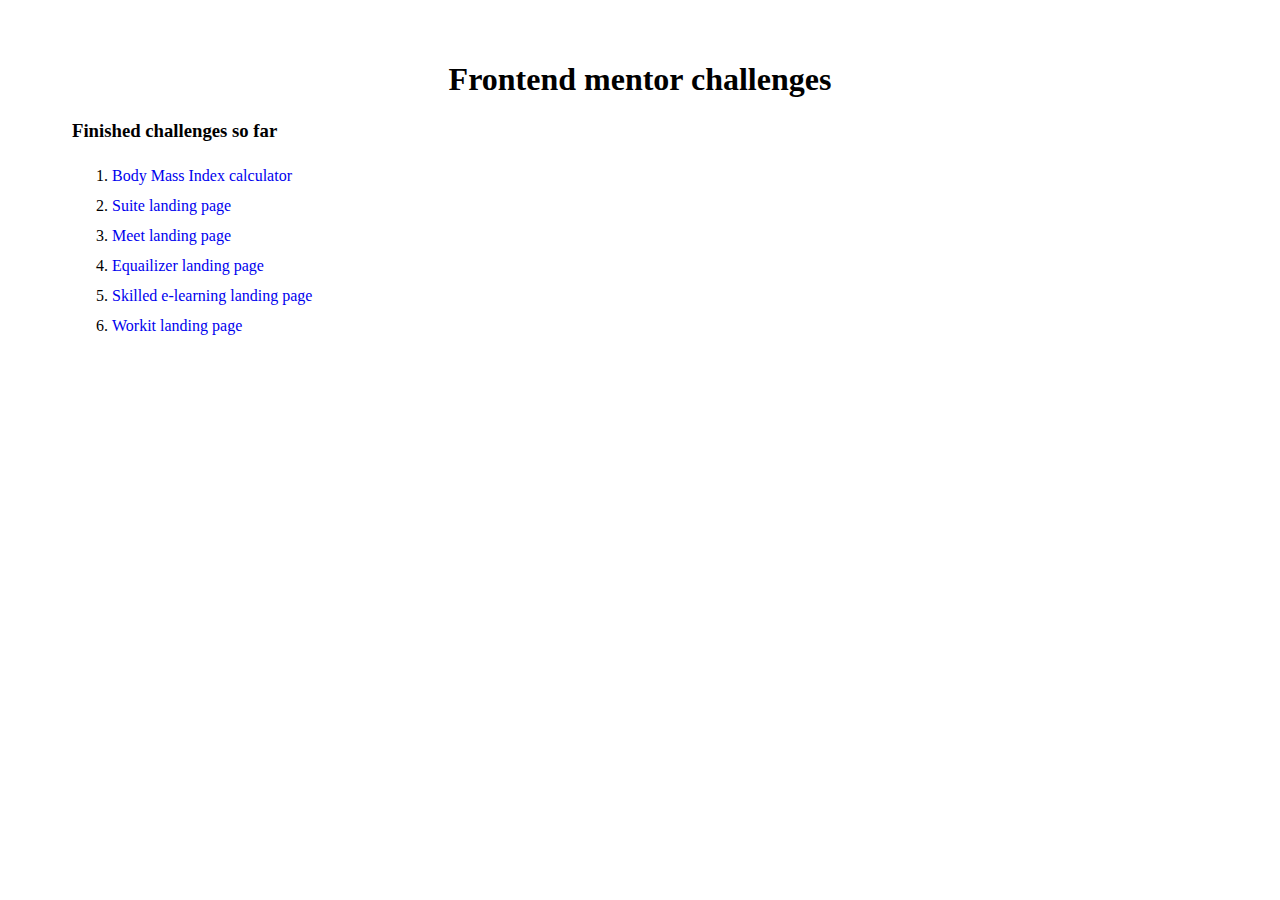
<file: index.html>
<!DOCTYPE html>
<html lang="en">

<head>
    <meta charset="UTF-8">
    <meta name="viewport" content="width=device-width, initial-scale=1.0">
    <title>Front end mentor challenges</title>
</head>

<style>
    body {
        padding: 2rem 4rem;
    }

    .heading {
        text-align: center;
    }

    ol li {
        line-height: 30px;
    }

    li a {
        text-decoration: none;
    }
</style>

<body>

    <h1 class="heading">
        Frontend mentor challenges
    </h1>

    <h3>
        Finished challenges so far
    </h3>

    <ol>
        <li>
            <a href="./bmi-calculator/index.html">
                Body Mass Index calculator
            </a>
        </li>
        <li>
            <a href="./suite-landing-page/index.html">
                Suite landing page
            </a>
        </li>
        <li>
            <a href="./meet-landing-page/index.html">
                Meet landing page
            </a>
        </li>
        <li>
            <a href="./equalizer-landing-page/index.html">
                Equailizer landing page
            </a>
        </li>
        <li>
            <a href="./skilled-elearning-landing-page/index.html">
                Skilled e-learning landing page
            </a>
        </li>
        <li>
            <a href="./workit-landing-page/index.html">
                Workit landing page
            </a>
        </li>
    </ol>

</body>

</html>
</file>
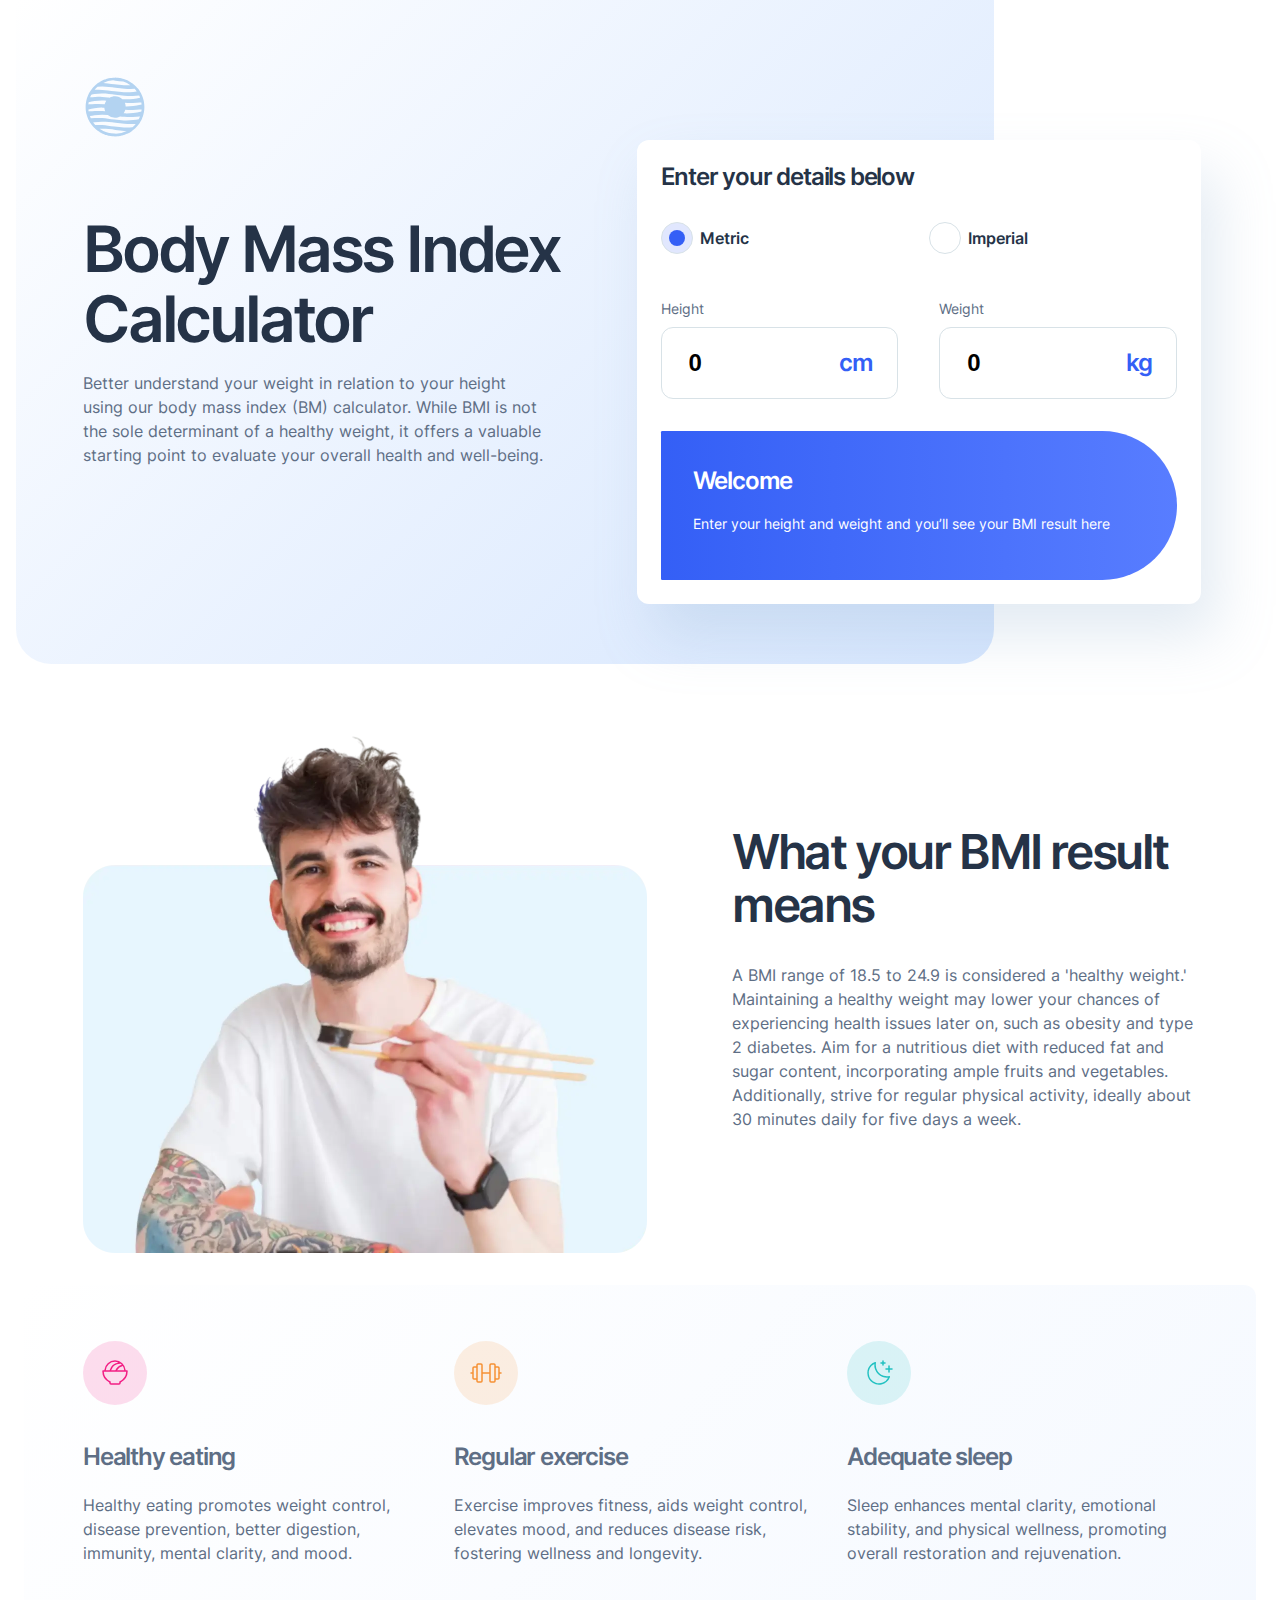
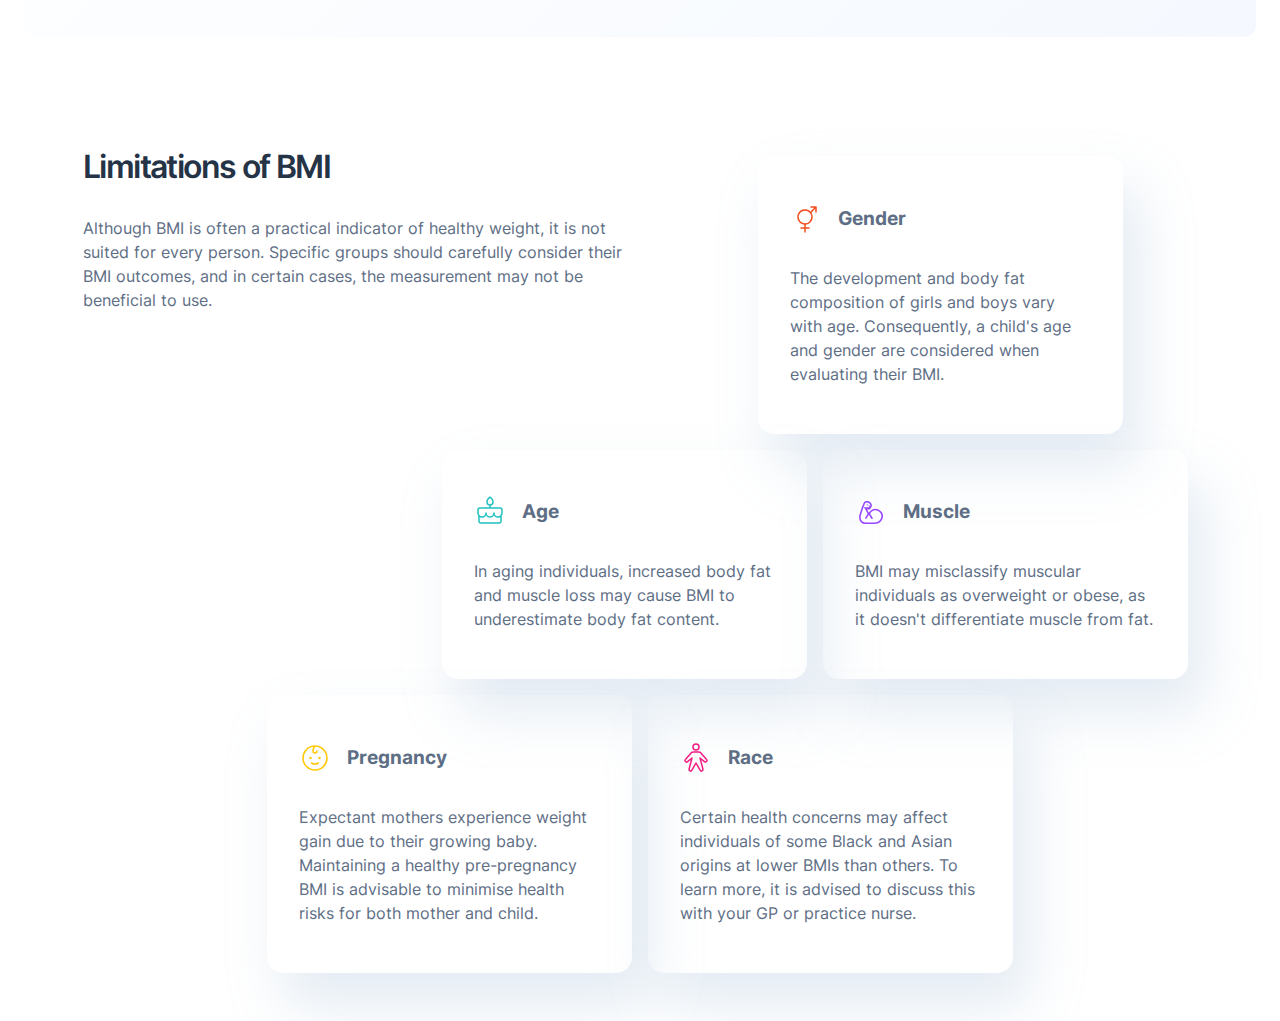
<file: bmi-calculator/index.html>
<!DOCTYPE html>
<html lang="en">

<head>
  <meta charset="UTF-8">
  <meta name="viewport" content="width=device-width, initial-scale=1.0">

  <link rel="icon" type="image/png" sizes="32x32" href="./assets/images/favicon-32x32.png">

  <title>Body Mass Index Calculator</title>

  <link rel="stylesheet" href="./css/style.css">
</head>

<body>

  <section class="top-background">

  </section>

  <section class="header">
    <img src="./assets/images/logo.svg" alt="logo" />
    <h2>
      Body Mass
      Index Calculator
    </h2>
    <p>
      Better understand your weight in relation to your height using our body mass index (BM) calculator. While BMI is
      not the sole determinant of a healthy weight, it offers a valuable starting point to evaluate your overall health
      and well-being.
    </p>

    <div class="calculator">
      <h2>
        Enter your details below
      </h2>

      <div class="bmi-options">
        <label class="radio-container">
          <div class="label">Metric</div>
          <input type="radio" checked="checked" name="bmi_radio" value="metric">
          <span class="checkmark"></span>
        </label>

        <label class="radio-container">
          <div class="label">Imperial</div>
          <input type="radio" name="bmi_radio" value="imperial">
          <span class="checkmark"></span>
        </label>
      </div>

      <div class="metric-section" id="metric-section">
        <div class="input-group">
          <div class="input-section">
            <div class="label">
              Height
            </div>
            <div class="input">
              <input type="text" class="metric_input" name="metric_height" id="metric_height" value="0" /> <span
                class="unit">cm</span>
            </div>
          </div>
          <div class="input-section">
            <div class="label">
              Weight
            </div>
            <div class="input">
              <input type="text" class="metric_input" name="metric_weight" id="metric_weight" value="0" /> <span
                class="unit">kg</span>
            </div>
          </div>
        </div>
      </div>

      <div class="imperial-section" id="imperial-section">
        <div class="input-section">
          <div class="label">
            Height
          </div>
          <div class="input-group">
            <div class="input">
              <input type="text" class="imperial_input" id="imperial_ft" /> <span class="unit">ft</span>
            </div>
            <div class="input">
              <input type="text" class="imperial_input" id="imperial_in" /> <span class="unit">in</span>
            </div>
          </div>
        </div>
        <div class="input-section">
          <div class="label">
            Weight
          </div>
          <div class="input-group">
            <div class="input">
              <input type="text" class="imperial_input" id="imperial_st" /> <span class="unit">st</span>
            </div>
            <div class="input">
              <input type="text" class="imperial_input" id="imperial_lbs" /> <span class="unit">lbs</span>
            </div>
          </div>
        </div>
      </div>

      <div class="result-section">
        <div class="welcome" id="welcome">
          <h5>
            Welcome
          </h5>
          <p>
            Enter your height and weight and you’ll see your BMI result here
          </p>
        </div>
        <div class="summary results">
          <h5>
            Your BMI is
          </h5>
          <p class="value" id="current_bmi">
            23.4
          </p>
        </div>



        <p class="value-detail results">
          Your BMI suggests you’re a healthy weight. Your ideal weight is between <strong>63.3kgs - 85.2kgs</strong>.
        </p>
      </div>
    </div>
  </section>

  <section class="means">
    <img src="./assets/images/image-man-eating.webp" alt="">

    <div class="means-info">
      <h2>
        What your BMI result means
      </h2>
      <p>
        A BMI range of 18.5 to 24.9 is considered a 'healthy weight.' Maintaining a healthy weight may lower your
        chances of experiencing health issues later on, such as obesity and type 2 diabetes. Aim for a nutritious diet
        with reduced fat and sugar content, incorporating ample fruits and vegetables. Additionally, strive for regular
        physical activity, ideally about 30 minutes daily for five days a week.
      </p>
    </div>
  </section>

  <section class="bmi-todos">
    <div class="light-bg"></div>
    <div class="wrapper">
      <div class="todo">
        <img src="./assets/images/icon-eating.svg" alt="icon-eating">
        <div class="info">
          <h3 class="title">
            Healthy eating
          </h3>

          <p class="description">
            Healthy eating promotes weight control, disease prevention, better digestion, immunity, mental clarity, and
            mood.
          </p>
        </div>
      </div>
      <div class="todo">
        <img src="./assets/images/icon-exercise.svg" alt="icon-exercise">
        <div class="info">
          <h3 class="title">
            Regular exercise
          </h3>

          <p class="description">
            Exercise improves fitness, aids weight control, elevates mood, and reduces disease risk, fostering wellness
            and longevity.
          </p>
        </div>
      </div>
      <div class="todo">
        <img src="./assets/images/icon-sleep.svg" alt="icon-sleep">
        <div class="info">
          <h3 class="title">
            Adequate sleep
          </h3>

          <p class="description">
            Sleep enhances mental clarity, emotional stability, and physical wellness, promoting overall restoration and
            rejuvenation.
          </p>
        </div>
      </div>
    </div>

  </section>

  <section class="bmi-limitation">
    <div class="bmi-limitation-header-section">
      <h2>
        Limitations of BMI
      </h2>
      <p>
        Although BMI is often a practical indicator of healthy weight, it is not suited for every person. Specific
        groups should carefully consider their BMI outcomes, and in certain cases, the measurement may not be beneficial
        to use.
      </p>
    </div>

    <div class="bmi-limitation-points-section">

      <div class="bmi-limitation-item">
        <div class="title">
          <img src="./assets/images/icon-gender.svg" alt="icon-gender">
          <h3>
            Gender
          </h3>
        </div>
        <p>
          The development and body fat composition of girls and boys vary with age. Consequently, a child's age and
          gender are considered when evaluating their BMI.
        </p>
      </div>



      <div class="bmi-limitation-item">
        <div class="title">
          <img src="./assets/images/icon-age.svg" alt="icon-age">
          <h3>
            Age
          </h3>
        </div>
        <p>
          In aging individuals, increased body fat and muscle loss may cause BMI to underestimate body fat content.
        </p>
      </div>
      <div class="bmi-limitation-item">
        <div class="title">
          <img src="./assets/images/icon-muscle.svg" alt="icon-muscle">
          <h3>
            Muscle
          </h3>
        </div>
        <p>
          BMI may misclassify muscular individuals as overweight or obese, as it doesn't differentiate muscle from
          fat.
        </p>
      </div>



      <div class="bmi-limitation-item">
        <div class="title">
          <img src="./assets/images/icon-pregnancy.svg" alt="icon-pregnancy">
          <h3>
            Pregnancy
          </h3>
        </div>
        <p>
          Expectant mothers experience weight gain due to their growing baby. Maintaining a healthy pre-pregnancy BMI
          is advisable to minimise health risks for both mother and child.
        </p>
      </div>
      <div class="bmi-limitation-item">
        <div class="title">
          <img src="./assets/images/icon-race.svg" alt="icon-race">
          <h3>
            Race
          </h3>
        </div>
        <p>
          Certain health concerns may affect individuals of some Black and Asian origins at lower BMIs than others. To
          learn more, it is advised to discuss this with your GP or practice nurse.
        </p>
      </div>


    </div>
    </div>
  </section>

  <script src="./js/app.js"></script>

</body>

</html>
</file>
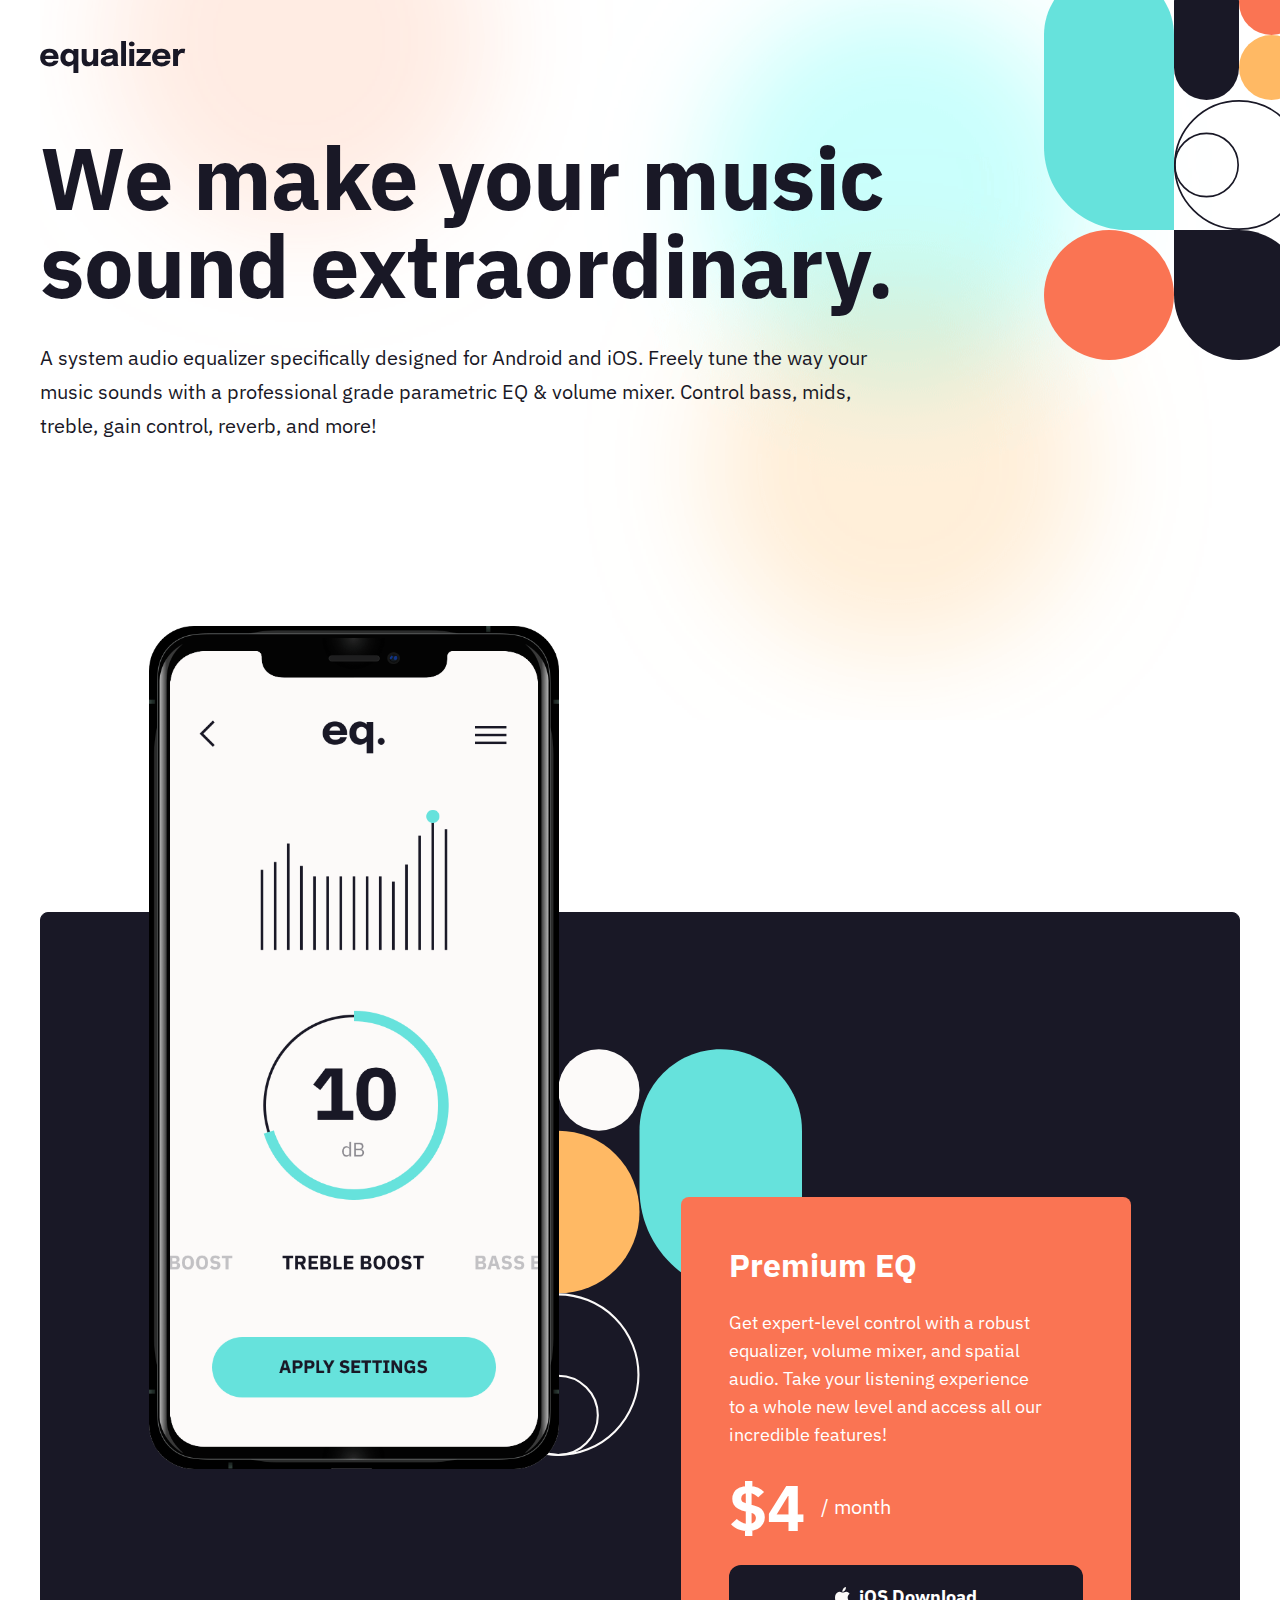
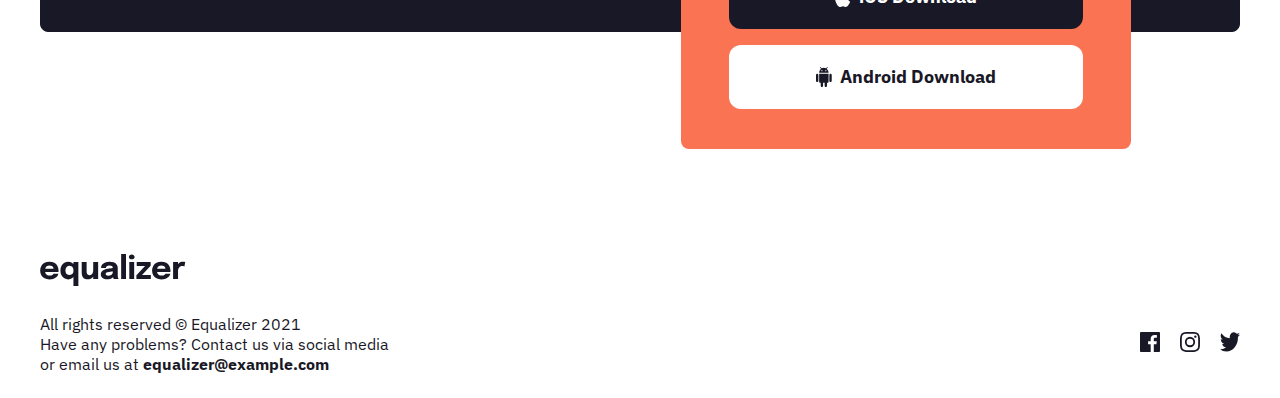
<file: equalizer-landing-page/index.html>
<!DOCTYPE html>
<html lang="en">

<head>
  <meta charset="UTF-8">
  <meta name="viewport" content="width=device-width, initial-scale=1.0">

  <link rel="icon" type="image/png" sizes="32x32" href="./images/favicon-32x32.png">

  <link rel="preconnect" href="https://fonts.googleapis.com">
  <link rel="preconnect" href="https://fonts.gstatic.com" crossorigin>
  <link href="https://fonts.googleapis.com/css2?family=IBM+Plex+Sans:wght@400;700&display=swap" rel="stylesheet">

  <link rel="stylesheet" href="./css/style.css">

  <title>Frontend Mentor | Equalizer landing page</title>
</head>

<body>
  <header>
    <div class="logo">
      <img src="./images/logo.svg" />
    </div>
    <div class="title">
      We make your music sound extraordinary.
    </div>
    <div class="description">
      A system audio equalizer specifically designed for Android and iOS. Freely tune the way your music sounds with a
      professional grade parametric EQ & volume mixer. Control bass, mids, treble, gain control, reverb, and more!
    </div>
  </header>

  <main role="main">
    <div class="phone" role="contentinfo">
      <img src="./images/illustration-app.png" />
    </div>
  </main>

  <div class="plan-container">
    <div class="plan" role="contentinfo">
      <div class="title" role="heading">
        Premium EQ
      </div>
      <div class="description" role="heading">
        Get expert-level control with a robust equalizer, volume mixer, and spatial audio. Take your listening
        experience to a whole new level and access all our incredible features!
      </div>
      <div class="price">
        <span class="amount">
          $4
        </span>
        <span>/ month</span>
      </div>

      <div class="actions">
        <div class="btn btn-dark">
          <img class="icon" src="./images/icon-apple.svg" alt="icon-apple" />
          iOS Download
        </div>
        <div class="btn btn-white">
          <img class="icon" src="./images/icon-android.svg" alt="icon-android" />
          Android Download
        </div>
      </div>
    </div>
  </div>

  <div class="banner">
    <img src="./images/bg-pattern-1.svg" />
  </div>



  <footer>

    <div class="logo">
      <img src="./images/logo.svg" />
    </div>

    <div class="info">

      <div class="address">
        All rights reserved © Equalizer 2021 <br />
        Have any problems? Contact us via social media or email us at
        <strong>
          equalizer@example.com
        </strong>
      </div>
      <div class="social-icons">
        <a href="#">
          <img src="./images/icon-facebook.svg" alt="icon-facebook" />
        </a>
        <a href="#">
          <img src="./images/icon-instagram.svg" alt="icon-instagram" />
        </a>
        <a href="#">
          <img src="./images/icon-twitter.svg" alt="icon-twitter" />
        </a>
      </div>
    </div>
  </footer>
</body>

</html>
</file>
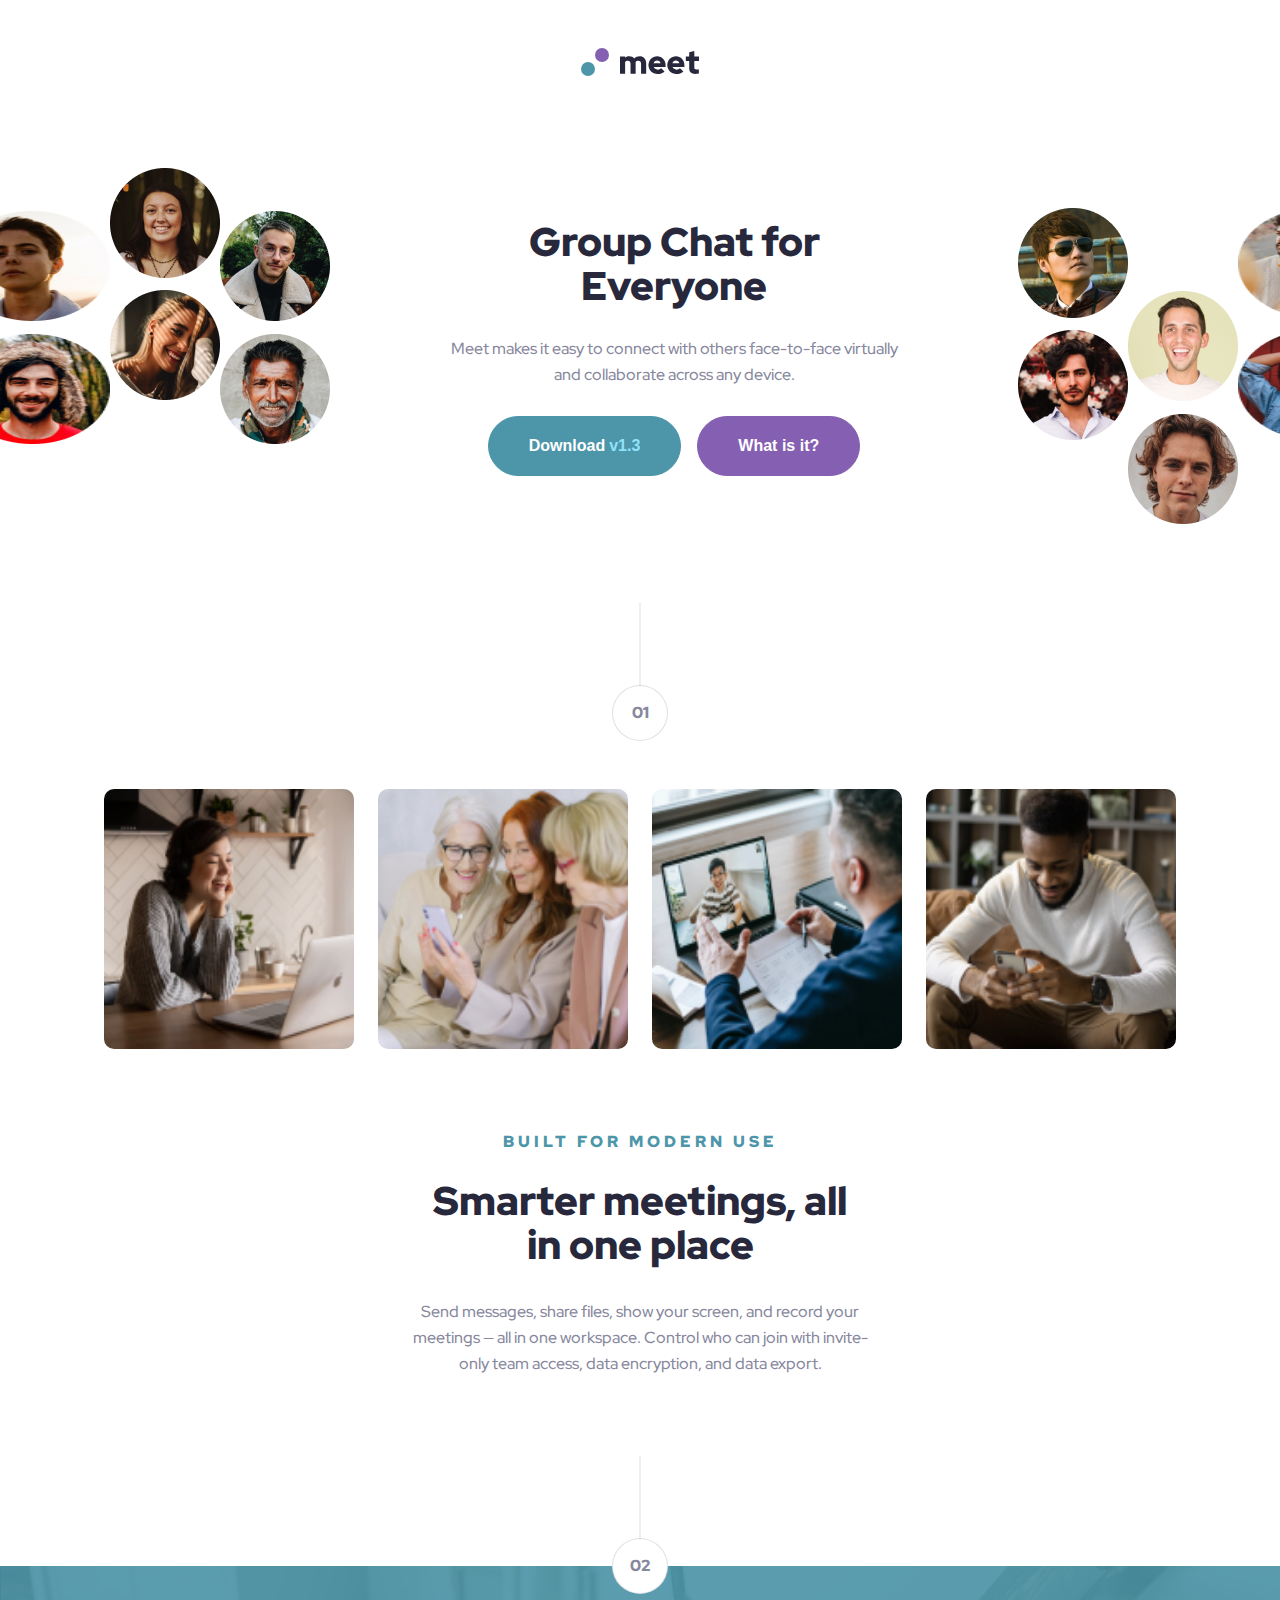
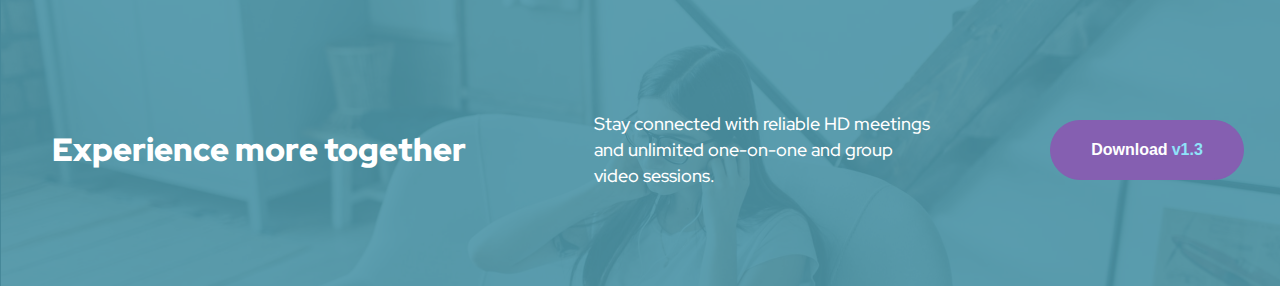
<file: meet-landing-page/index.html>
<!DOCTYPE html>
<html lang="en">

<head>
    <meta charset="UTF-8">
    <meta name="viewport" content="width=device-width, initial-scale=1.0">
    <title>Meet landing page</title>

    <link rel="preconnect" href="https://fonts.googleapis.com">
    <link rel="preconnect" href="https://fonts.gstatic.com" crossorigin>
    <link href="https://fonts.googleapis.com/css2?family=Red+Hat+Display:wght@300;400;500;900&display=swap"
        rel="stylesheet">
    <link rel="stylesheet" href="css/style.css">
</head>

<body>
    <header class="flex-center">
        <img src="./images/logo.svg" alt="meet logo" />
    </header>
    <div class="hero">
        <div class="masks">
            <div class="mask">
                <img src="./images/masks/Mask-6.png" alt="Mask-6" />
                <img src="./images/masks/Mask-3.png" alt="Mask-3" />
            </div>
            <div class="mask">
                <img src="./images/masks/Mask-4.png" alt="Mask-4" />
                <img src="./images/masks/Mask-1.png" alt="Mask-1" />
            </div>
            <div class="mask">
                <img src="./images/masks/Mask-5.png" alt="Mask-5" />
                <img src="./images/masks/Mask-2.png" alt="Mask-2" />
            </div>
        </div>
        <div class="masks">
            <div class="mask">
                <img src="./images/masks/Mask-12.png" alt="Mask-12" />
                <img src="./images/masks/Mask-9.png" alt="Mask-9" />
            </div>
            <div class="mask">
                <img src="./images/masks/Mask-10.png" alt="Mask-10" />
                <img src="./images/masks/Mask-7.png" alt="Mask-7" />
            </div>
            <div class="mask">
                <img src="./images/masks/Mask-11.png" alt="Mask-11" />
                <img src="./images/masks/Mask-8.png" alt="Mask-8" />
            </div>
        </div>
        <div class="hero-info">
            <div class="title">
                Group Chat for Everyone
            </div>
            <div class="subtitle">
                Meet makes it easy to connect with others face-to-face virtually and collaborate across any device.
            </div>
            <div class="btn-group">
                <button class="btn btn-primary">
                    Download <span>v1.3</span>
                </button>
                <button class="btn btn-info">
                    What is it?
                </button>
            </div>
        </div>
    </div>
    <div class="indicator">
        <div class="stick"></div>
        <div class="circle flex-center">01</div>
    </div>

    <div class="gallery">
        <img src="./images/gallery/img-1.png" alt="img-1" />
        <img src="./images/gallery/img-2.png" alt="img-2" />
        <img src="./images/gallery/img-3.png" alt="img-3" />
        <img src="./images/gallery/img-4.png" alt="img-4" />
    </div>

    <div class="info-section">
        <div class="seondary-title">
            Built for modern use
        </div>
        <div class="title-2">
            Smarter meetings, all in one place
        </div>
        <div class="subtitle">
            Send messages, share files, show your screen, and record your meetings — all in one workspace. Control who
            can join with invite-only team access, data encryption, and data export.
        </div>
    </div>

    <div class="indicator sticky">
        <div class="stick"></div>
        <div class="circle flex-center">02</div>
    </div>

    <footer>



        <div class="title">
            Experience more together
        </div>
        <div class="subtitle">
            Stay connected with reliable HD meetings and unlimited one-on-one and group video sessions.
        </div>
        <div class="btn-group">
            <button class="btn btn-info">
                Download <span>v1.3</span>
            </button>
        </div>

    </footer>

</body>

</html>
</file>
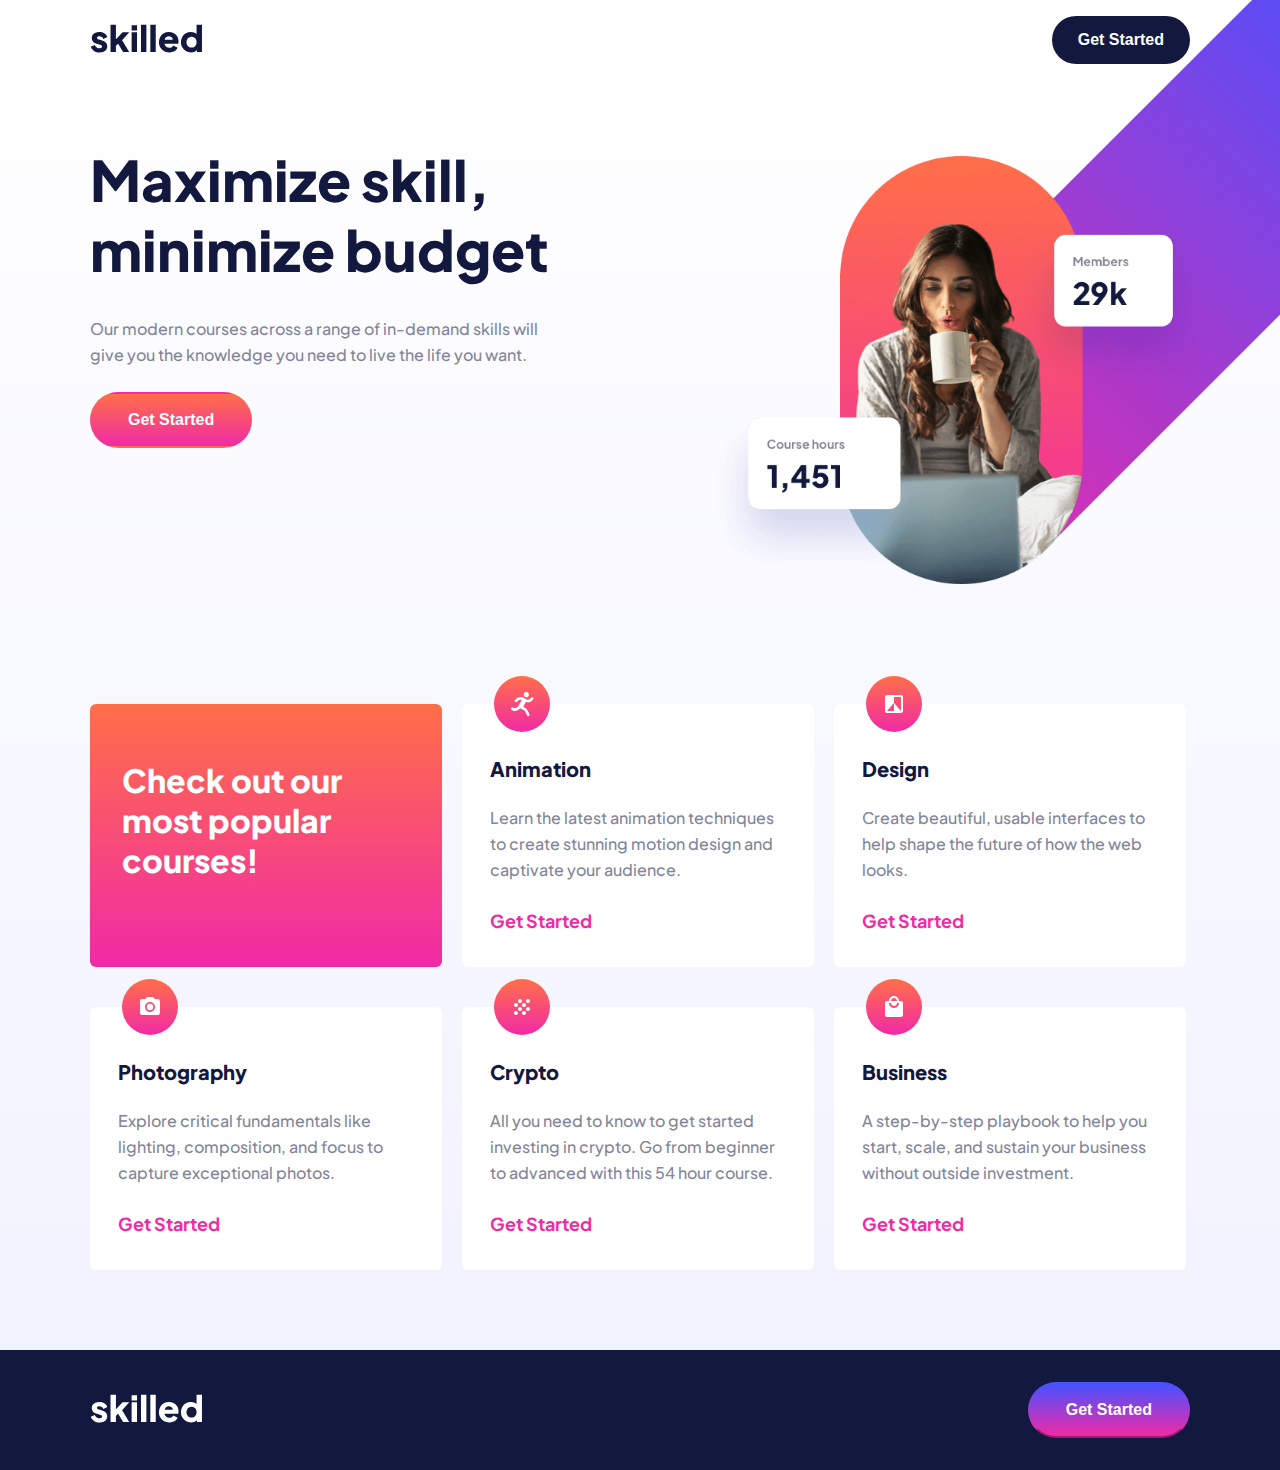
<file: skilled-elearning-landing-page/index.html>
<!DOCTYPE html>
<html lang="en">

<head>
  <meta charset="UTF-8">
  <meta name="viewport" content="width=device-width, initial-scale=1.0">

  <link rel="icon" type="image/png" sizes="32x32" href="./assets/favicon-32x32.png">

  <link rel="preconnect" href="https://fonts.googleapis.com">
  <link rel="preconnect" href="https://fonts.gstatic.com" crossorigin>
  <link href="https://fonts.googleapis.com/css2?family=Plus+Jakarta+Sans:wght@300;400;500;700;800&display=swap"
    rel="stylesheet">

  <title>Frontend Mentor | Skilled e-learning landing page</title>

  <link rel="stylesheet" href="./css/style.css">
</head>

<body>
  <!-- <header>
    <a href="#">
      <img src="./assets/logo-dark.svg" />
    </a>

    <button class="btn btn-primary">
      Get Started
    </button>
  </header> -->
  <div class="hero">
    <div class="header">
      <a href="#">
        <img src="./assets/logo-dark.svg" />
      </a>

      <button class="btn btn-primary">
        Get Started
      </button>

    </div>
    <h2>
      Maximize skill,
      minimize budget
    </h2>
    <p>
      Our modern courses across a range of in-demand skills will give you the knowledge you need to live the life you
      want.
    </p>

    <button class="btn btn-highlight">
      Get Started
    </button>

    <img class="mobile-hero" src="./assets/image-hero-mobile.png" />

    <img class="tablet-hero" src="./assets/image-hero-tablet.png" />
    <img class="desktop-hero" src="./assets/image-hero-desktop.png" />
  </div>



  <main>
    <div class="work-item-banner">
      Check out our most popular courses!
    </div>
    <div class="work-item">
      <img class="icon" src="./assets/icon-animation.svg" />
      <h3>
        Animation
      </h3>
      <p>
        Learn the latest animation techniques to create stunning motion design and captivate your audience.
      </p>
      <a href="#" class="start">Get Started</a>
    </div>
    <div class="work-item">
      <img class="icon" src="./assets/icon-design.svg" />
      <h3>
        Design
      </h3>
      <p>
        Create beautiful, usable interfaces to help shape the future of how the web looks.
      </p>
      <a href="#" class="start">Get Started</a>
    </div>
    <div class="work-item">
      <img class="icon" src="./assets/icon-photography.svg" />
      <h3>
        Photography
      </h3>
      <p>
        Explore critical fundamentals like lighting, composition, and focus to capture exceptional photos.
      </p>
      <a href="#" class="start">Get Started</a>
    </div>
    <div class="work-item">
      <img class="icon" src="./assets/icon-crypto.svg" />
      <h3>
        Crypto
      </h3>
      <p>
        All you need to know to get started investing in crypto. Go from beginner to advanced with this 54 hour course.
      </p>
      <a href="#" class="start">Get Started</a>
    </div>
    <div class="work-item">
      <img class="icon" src="./assets/icon-business.svg" />
      <h3>
        Business
      </h3>
      <p>
        A step-by-step playbook to help you start, scale, and sustain your business without outside investment.
      </p>
      <a href="#" class="start">Get Started</a>
    </div>

  </main>

  <footer>
    <div class="wrapper">
      <a href="#">
        <img src="./assets/logo-light.svg" />
      </a>

      <button class="btn btn-bright">
        Get Started
      </button>
    </div>
  </footer>
  <div>

  </div>
  </div>
</body>

</html>
</file>
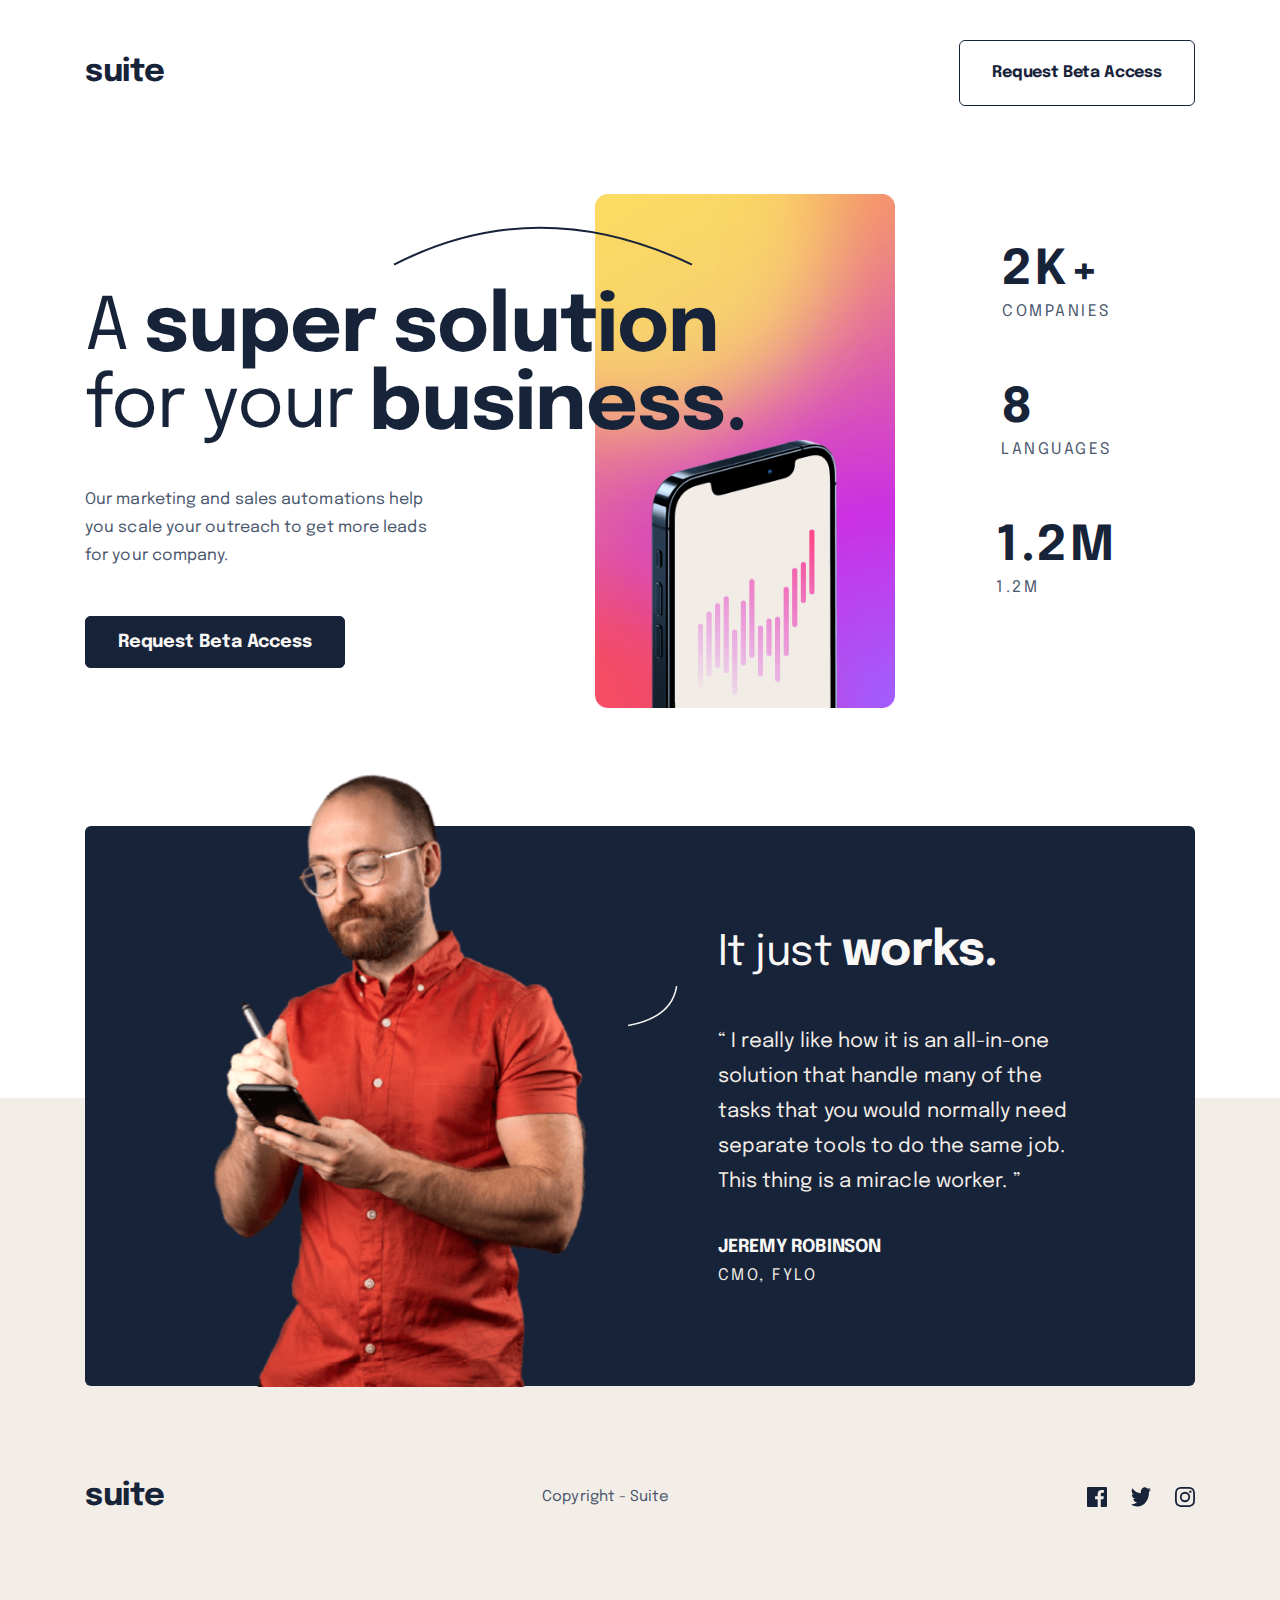
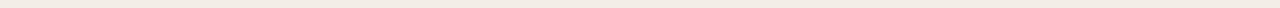
<file: suite-landing-page/index.html>
<!DOCTYPE html>
<html lang="en">

<head>
  <meta charset="UTF-8">
  <meta name="viewport" content="width=device-width, initial-scale=1.0">

  <link rel="icon" type="image/png" sizes="32x32" href="./assets/favicon-32x32.png">

  <title>Suite landing page</title>

  <link rel="preconnect" href="https://fonts.googleapis.com">
  <link rel="preconnect" href="https://fonts.gstatic.com" crossorigin>
  <link href="https://fonts.googleapis.com/css2?family=Epilogue:wght@100;300;400;500;700&display=swap" rel="stylesheet">

  <link rel="stylesheet" href="./css/style.css">
</head>

<body>

  <header>
    <div class="logo-section">
      <a href="#" class="logo">
        suite
      </a>

      <a href="#" class="btn btn-white">
        Request Beta Access
      </a>
    </div>
  </header>

  <section class="hero-area">
    <div class="text-section">
      <h2 class="title">
        A <span class="highlight">super</span>
        <span class="highlight">
          <img src="./assets/pattern-curved-line-1.svg" />
          solution
        </span>
        for your <span class="highlight">
          business.
        </span>
      </h2>
      <p class="description">
        Our marketing and sales automations help you scale your outreach to get more leads for your company.
      </p>

      <a href="#" class="btn btn-primary">
        Request Beta Access
      </a>
    </div>
    <div class="hero-image">
      <img class="mobile" src="./assets/image-hero-landscape.png" alt="image-hero-landscape">
      <img class="tab" src="./assets/image-hero-portrait.png" alt="image-hero-portrait">
    </div>

    <section class="stat">
      <div class="stat-item">
        <h3 class="title">
          2K+
        </h3>
        <p>
          COMPANIES
        </p>
      </div>
      <div class="stat-item">
        <h3 class="title">
          8
        </h3>
        <p>
          LANGUAGES
        </p>
      </div>
      <div class="stat-item">
        <h3 class="title">
          1.2M
        </h3>
        <p>
          1.2M
        </p>
      </div>
    </section>
  </section>

  <section class="footer-section">
    <div class="testimonial-section">
      <section class="person">
        <img class="small" src="./assets/image-jeremy-small.png" />
        <img class="large" src="./assets/image-jeremy-large.png" />
      </section>

      <img class="pattern" src="./assets/pattern-curved-line-2.svg" alt="">

      <div class="testimonial">
        <p class="title">
          It just <strong>works.</strong>
        </p>

        <p class="description">
          <q>
            I really like how it is an all-in-one solution that handle many of the tasks that you would normally need
            separate tools to do the same job. This thing is a miracle worker.
          </q>
        </p>

        <div class="name">
          <h4>
            JEREMY ROBINSON
          </h4>
          <p>
            CMO, FYLO
          </p>
        </div>
      </div>



    </div>

    <footer>
      <a href="#" class="logo">
        suite
      </a>

      <p class="copyright">
        Copyright - Suite
      </p>

      <ul class="social-media">
        <li>
          <a href="#">
            <img src="./assets/icon-facebook.svg" alt="">
          </a>
        </li>
        <li>
          <a href="#">
            <img src="./assets/icon-twitter.svg" alt="">
          </a>
        </li>
        <li>
          <a href="#">
            <img src="./assets/icon-instagram.svg" alt="">
          </a>
        </li>
        </div>
    </footer>
  </section>

</body>

</html>
</file>
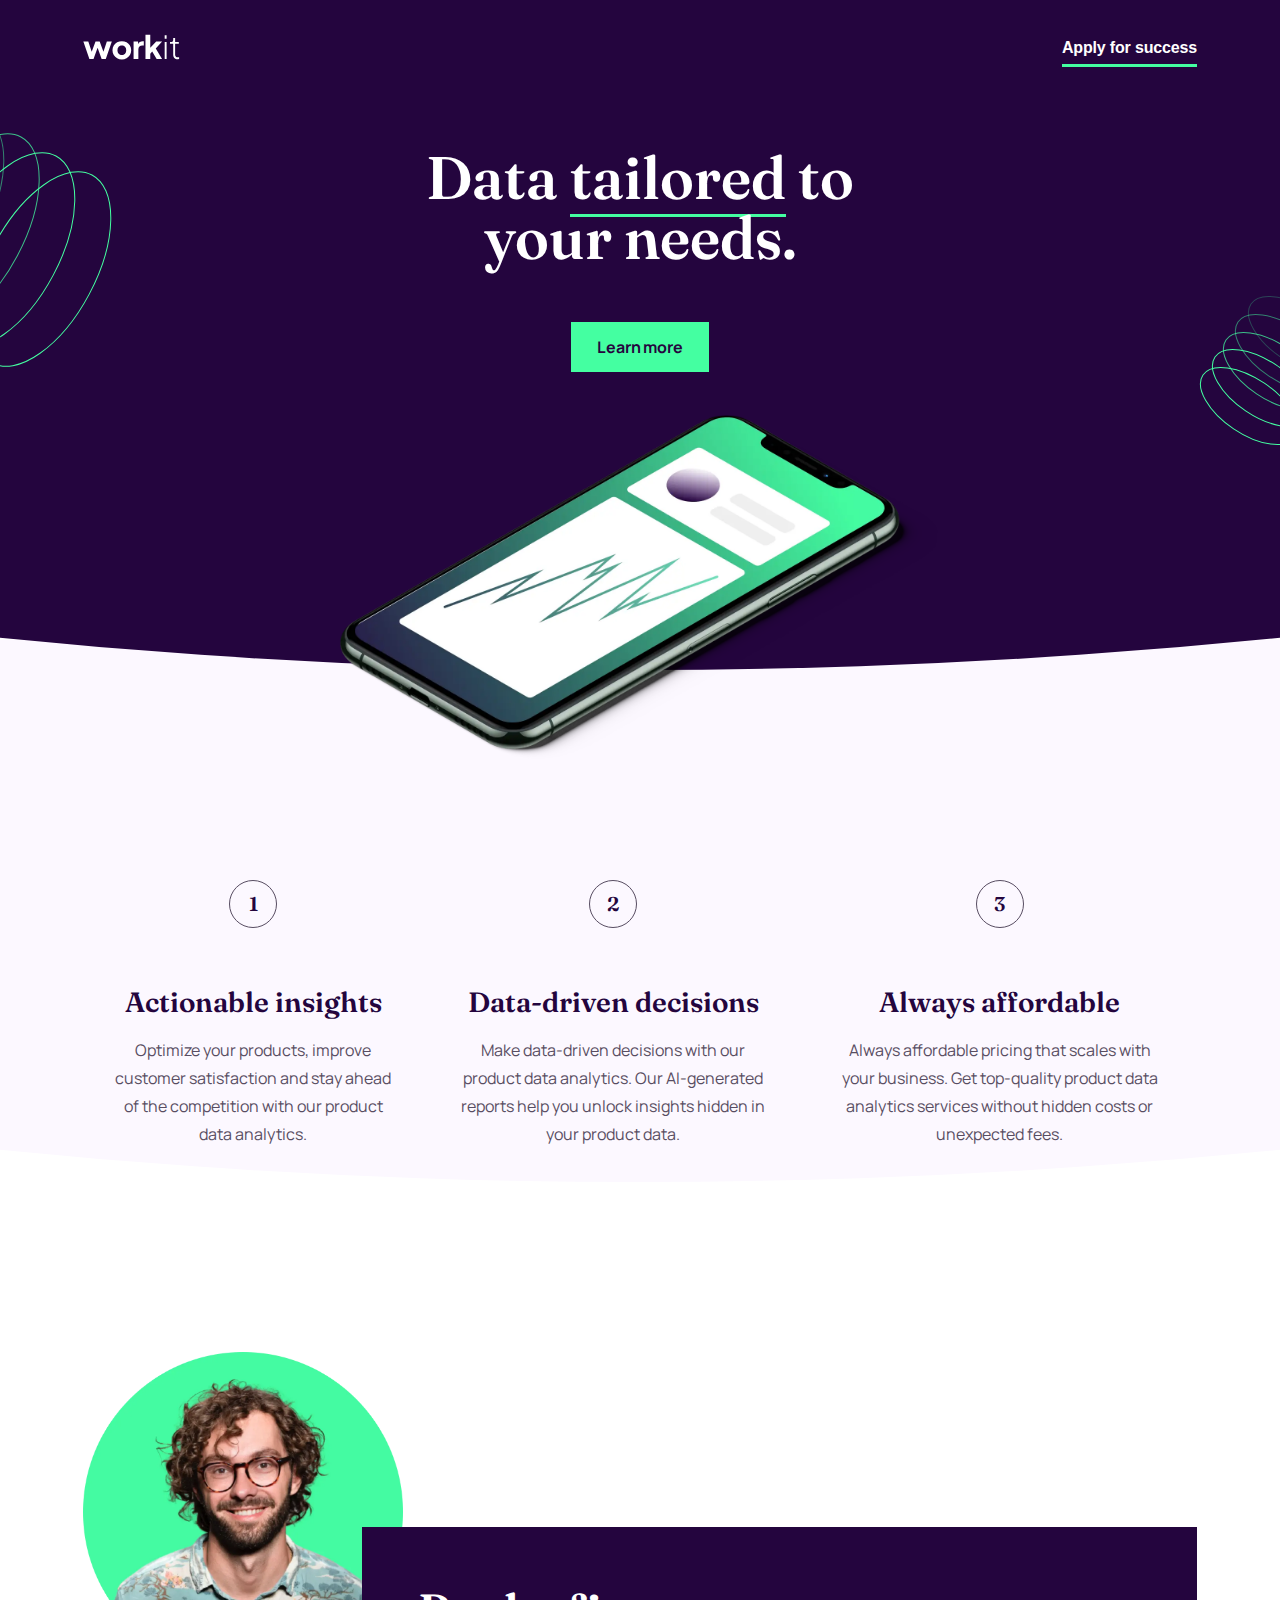
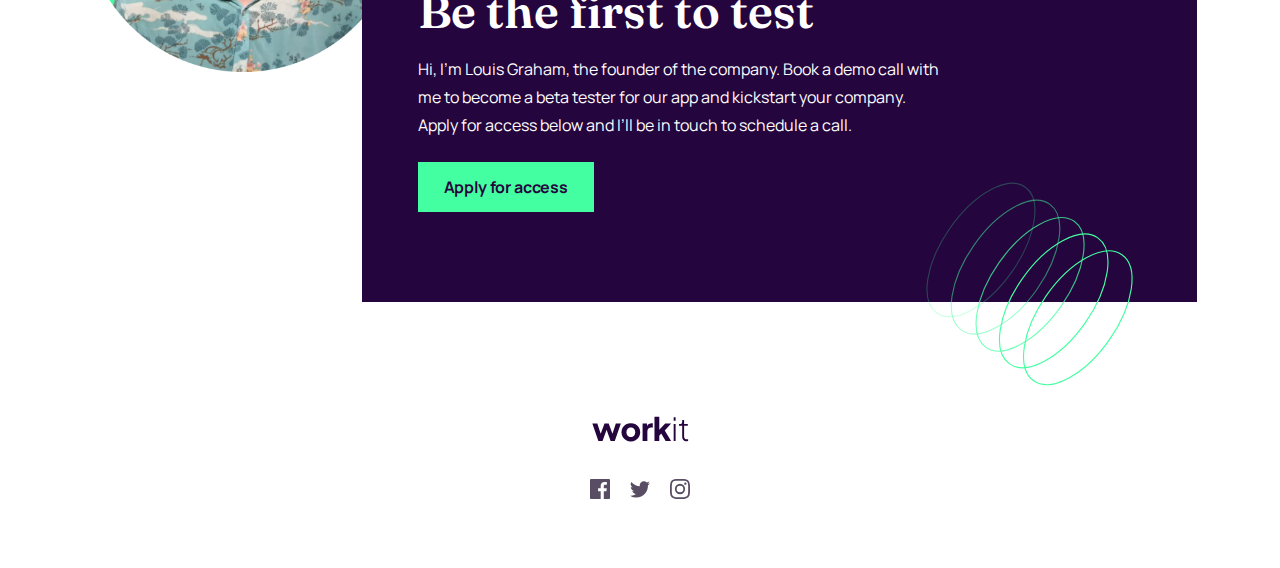
<file: workit-landing-page/index.html>
<!DOCTYPE html>
<html lang="en">

<head>
  <meta charset="UTF-8">
  <meta name="viewport" content="width=device-width, initial-scale=1.0">

  <link rel="icon" type="image/png" sizes="32x32" href="./assets/images/favicon-32x32.png">

  <title>Workit landing page</title>
  <link rel="stylesheet" href="./css/style.css">
</head>

<body>
  <div class="hero">
    <header>
      <a href="#">
        <img src="./assets/images/logo-light.svg" />
      </a>

      <a href="#" class="apply">Apply for success</a>
    </header>

    <h2>
      Data <span class="highlight">tailored</span> to your needs.
    </h2>

    <p class="center">
      <a href="#" class="btn">
        Learn more
      </a>
    </p>

    <img class="image" src="./assets/images/image-hero.webp" alt="image-hero" />

    <div class="pattern-1">
      <img src="./assets/images/bg-pattern-1.svg" alt="bg-pattern-1" />
    </div>
    <div class="pattern-2">
      <img src="./assets/images/bg-pattern-2.svg" alt="bg-pattern-2" />
    </div>


  </div>

  <div class="action-points-wrapper">
    <section class="action-points">
      <div class="action-point-item">
        <div class="number">
          <span>
            1
          </span>
        </div>
        <div class="info">
          <div class="header">
            Actionable insights
          </div>
          <div class="description">
            Optimize your products, improve customer satisfaction and stay ahead of the competition with our product
            data
            analytics.
          </div>
        </div>
      </div>
      <div class="action-point-item">
        <div class="number">
          <span>
            2
          </span>
        </div>
        <div class="info">
          <div class="header">
            Data-driven decisions
          </div>
          <div class="description">
            Make data-driven decisions with our product data analytics. Our AI-generated reports help you unlock
            insights
            hidden in your product data.
          </div>
        </div>
      </div>
      <div class="action-point-item">
        <div class="number">
          <span>
            3
          </span>
        </div>
        <div class="info">
          <div class="header">
            Always affordable
          </div>
          <div class="description">
            Always affordable pricing that scales with your business. Get top-quality product data analytics services
            without hidden costs or unexpected fees.
          </div>
        </div>
      </div>
    </section>
  </div>


  <section class="testimonial">
    <img src="./assets/images/image-founder.webp" />

    <div class="testimonial--detail">
      <div class="title">
        Be the first to test
      </div>
      <p class="description">
        Hi, I'm Louis Graham, the founder of the company. Book a demo call with me to become a beta tester for our app
        and kickstart your company. Apply for access below and I’ll be in touch to schedule a call.
      </p>
      <p>
        <a href="#" class="btn">
          Apply for access
        </a>
      </p>

      <div class="pattern">
        <img src="./assets/images/bg-pattern-3.svg" alt="bg-pattern-3" />
      </div>
    </div>
  </section>

  <footer>
    <a href="#">
      <img src="./assets/images/logo-dark.svg" />
    </a>

    <div class="social-icons">
      <a href="#">
        <img src="./assets/images/icon-facebook.svg" />
      </a>
      <a href="#">
        <img src="./assets/images/icon-twitter.svg" />
      </a>
      <a href="#">
        <img src="./assets/images/icon-instagram.svg" />
      </a>
    </div>
  </footer>

</body>

</html>
</file>
<file: bmi-calculator/css/style.css>
*,
::after,
::before {
  box-sizing: border-box;
}

@font-face {
  font-family: Inter;
  src: url(../assets/fonts/Inter-VariableFont_slnt\,wght.ttf);
}
:root {
  --clr-header: #253347;
  --clr-para: #5E6E85;
  --clr-white: #ffffff;
  --mobile-space: 1.5rem;
  --tab-space: 2.5rem;
  --desktop-space: 116px;
  --max-width: 1114px;
}

body {
  font-family: "Inter";
  margin: 0;
  color: var(--clr-para);
}

p,
div {
  font-size: 16px;
  font-weight: 400;
  line-height: 150%;
}

img {
  width: 100%;
}

.hide {
  display: none;
}

.show {
  display: block;
}

.results {
  display: none;
}

.input {
  border: 1px solid #D8E2E7;
  padding: 20px 24px;
  border-radius: 12px;
  display: flex;
  align-items: center;
  justify-content: space-between;
  cursor: pointer;
}
.input .unit {
  color: #345FF6;
  font-size: 24px;
  font-weight: 600;
  letter-spacing: -1.2px;
}
.input:hover {
  border: 1px solid #345FF6;
}

input[type=text] {
  height: 30px;
  border: 1px solid var(--clr-white);
  font-size: 24px;
  font-weight: 600;
  letter-spacing: -1.2px;
  width: 75%;
}
input[type=text]:focus {
  outline: none !important;
}

.top-background {
  border-radius: 0px 0px 35px 35px;
  background: linear-gradient(315deg, #D6E6FE 0%, rgba(214, 252, 254, 0) 100%);
  max-width: 978px;
  min-height: 664px;
}
@media (min-width: 1114px) {
  .top-background {
    margin-left: 1rem;
  }
}

.header {
  display: flex;
  flex-direction: column;
  align-items: center;
  padding: 0 var(--mobile-space);
  background: transparent;
  margin-top: -664px;
  position: relative;
}
.header img {
  margin: 32px 0;
  width: 40px;
}
.header h2 {
  color: var(--clr-header);
  margin: 0;
  font-size: 48px;
  font-weight: 600;
  line-height: 110%;
  letter-spacing: -2.4px;
  text-align: center;
}
.header .calculator {
  position: absolute;
  bottom: -640px;
  left: 50%;
  min-height: 350px;
  width: 86%;
  padding: 24px;
  background: white;
  border-radius: 12px;
  transform: translateX(-50%);
  box-shadow: 16px 32px 56px 0px rgba(143, 174, 207, 0.25);
}
.header .calculator h2 {
  font-size: 24px;
  font-weight: 600;
  letter-spacing: -1.2px;
  text-align: left;
}
.header .calculator .result-section {
  background: linear-gradient(90deg, #345FF6 0%, #587DFF 100%);
  border-radius: 16px;
  padding: 32px;
  color: var(--clr-white);
  margin-top: 1rem;
}
.header .calculator .result-section h5 {
  font-size: 16px;
  font-weight: 600;
  line-height: 150%;
  margin: 0;
}
.header .calculator .result-section .welcome h5 {
  font-size: 24px;
  font-weight: 600;
  letter-spacing: -1.2px;
}
.header .calculator .result-section .welcome p {
  font-size: 14px;
  font-weight: 400;
  line-height: 150%;
}
.header .calculator .result-section .value {
  font-family: Inter;
  font-size: 48px;
  font-weight: 600;
  line-height: 110%;
  letter-spacing: -2.4px;
  margin: 0;
  margin-top: 8px;
}
.header .calculator .result-section .value-detail {
  font-size: 14px;
  font-style: normal;
  line-height: 150%;
}
.header .calculator .result-section .value-detail strong {
  font-weight: 700;
}
.header .calculator .input-section {
  margin: 1rem 0;
}
.header .calculator .input-section .label {
  font-size: 14px;
  font-weight: 400;
  line-height: 150%;
  margin-bottom: 0.5rem;
}
.header .calculator .imperial-section {
  display: none;
}
.header .calculator .imperial-section .input-group {
  display: flex;
  align-items: center;
  justify-content: space-between;
}
.header .calculator .imperial-section .input-group .input {
  flex-basis: 48%;
}
@media (min-width: 768px) {
  .header {
    min-height: 640px;
    padding: 0 var(--tab-space);
  }
  .header img {
    margin: 75px 0;
    width: 64px;
  }
  .header .calculator {
    bottom: -375px;
    width: 92%;
  }
  .header .calculator .metric-section .input-group {
    display: flex;
    justify-content: space-between;
    align-items: center;
  }
  .header .calculator .metric-section .input-group .input-section {
    flex-basis: 46%;
  }
  .header .calculator .result-section {
    border-top-right-radius: 999px;
    border-bottom-right-radius: 999px;
    display: flex;
    justify-content: space-between;
    align-items: center;
  }
  .header .calculator .result-section .value-detail {
    width: 270px;
  }
}
@media (min-width: 1114px) {
  .header {
    max-width: var(--max-width);
    margin: 0 auto;
    padding: 0;
    margin-top: -664px;
    align-items: flex-start;
  }
  .header h2,
  .header p {
    text-align: left;
    width: 100%;
  }
  .header h2 {
    font-size: 64px;
    font-weight: 600;
    line-height: 110%;
    letter-spacing: -3.2px;
    max-width: 564px;
  }
  .header p {
    max-width: 464px;
  }
  .header .calculator {
    max-width: 564px;
    top: 140px;
    left: 75%;
    bottom: auto;
  }
}

.means {
  margin-top: 40rem;
}
.means-info {
  padding: 0 var(--mobile-space);
}
.means-info h2 {
  margin: 32px 0;
  color: var(--clr-header);
  font-size: 32px;
  font-weight: 600;
  line-height: 110%;
  letter-spacing: -1.6px;
}
@media (min-width: 768px) {
  .means {
    margin-top: 32rem;
    display: flex;
    justify-content: space-between;
    padding-right: var(--tab-space);
    overflow: hidden;
  }
  .means img {
    width: 360px;
    margin-left: -60px;
  }
  .means-info {
    max-width: 372px;
  }
  .means-info h2 {
    margin-top: 0;
  }
}
@media (min-width: 1114px) {
  .means {
    max-width: var(--max-width);
    margin: 0 auto;
    margin-top: 5rem;
    padding-right: 0;
    align-items: center;
  }
  .means img {
    width: 564px;
    margin-left: 0;
  }
  .means-info {
    max-width: 465px;
    padding: 0;
  }
  .means-info h2 {
    margin-top: 0;
    font-size: 48px;
    font-weight: 600;
    line-height: 110%;
    letter-spacing: -2.4px;
  }
}

.bmi-todos {
  margin: 2rem 0;
  position: relative;
  overflow: hidden;
}
.bmi-todos .light-bg {
  position: absolute;
  background: linear-gradient(315deg, #D6E6FE 0%, rgba(214, 252, 254, 0) 100%);
  opacity: 0.25;
  z-index: -1;
  top: 0;
  left: 0;
  width: 100%;
  height: 100%;
}
.bmi-todos .wrapper {
  padding: 3.5rem var(--mobile-space);
  margin-top: 10rem;
  display: flex;
  flex-direction: column;
  gap: 2.5rem;
  background: transparent;
  z-index: 1;
}
.bmi-todos .wrapper img {
  width: 64px;
}
.bmi-todos .wrapper .todo {
  display: flex;
  flex-direction: column;
  gap: 2rem;
}
.bmi-todos .wrapper .todo .info .title {
  font-size: 24px;
  font-weight: 600;
  letter-spacing: -1.2px;
  margin-top: 0;
  margin-bottom: 24px;
}
@media (min-width: 768px) {
  .bmi-todos .wrapper {
    padding: 3.5rem var(--tab-space);
  }
  .bmi-todos .wrapper .todo {
    flex-direction: row;
    gap: 2.5rem;
  }
}
@media (min-width: 1114px) {
  .bmi-todos {
    margin-left: var(--mobile-space);
    margin-right: var(--mobile-space);
    border-radius: 12px;
  }
  .bmi-todos .wrapper {
    max-width: var(--max-width);
    margin: 0 auto;
    padding-left: 0;
    padding-right: 0;
    flex-direction: row;
    justify-content: space-between;
  }
  .bmi-todos .wrapper .todo {
    flex-direction: column;
    gap: 2.5rem;
  }
}

.bmi-limitation {
  position: relative;
  padding: 0 var(--mobile-space);
  padding-top: 3rem;
  padding-bottom: 3rem;
}
.bmi-limitation-header-section {
  margin-bottom: 4rem;
}
.bmi-limitation-header-section h2 {
  margin: 32px 0;
  color: var(--clr-header);
  font-size: 32px;
  font-weight: 600;
  line-height: 110%;
  letter-spacing: -1.6px;
}
.bmi-limitation-points {
  display: flex;
  flex-direction: column;
}
.bmi-limitation-points-section {
  display: flex;
  flex-direction: column;
  gap: 2rem;
}
.bmi-limitation-item {
  border-radius: 16px;
  box-shadow: 16px 32px 56px 0px rgba(143, 174, 207, 0.25);
  padding: 1rem;
}
.bmi-limitation-item img {
  width: 32px;
  margin-right: 1rem;
}
.bmi-limitation-item .title {
  display: flex;
  align-items: center;
}
@media (min-width: 768px) {
  .bmi-limitation {
    padding: 0 var(--tab-space);
  }
  .bmi-limitation-header-section {
    text-align: center;
  }
  .bmi-limitation-points-section {
    flex-direction: row;
    align-items: center;
    justify-content: center;
    flex-wrap: wrap;
    gap: 1rem;
  }
  .bmi-limitation-item {
    flex-basis: 45%;
    align-self: normal;
  }
}
@media (min-width: 1114px) {
  .bmi-limitation {
    max-width: var(--max-width);
    margin: 0 auto;
    padding: 3rem 0;
  }
  .bmi-limitation-header-section {
    max-width: 564px;
    text-align: left;
  }
  .bmi-limitation-points-section {
    z-index: -1;
    position: relative;
    margin-top: -220px;
  }
  .bmi-limitation-item {
    max-width: 365px;
    padding: 2rem;
  }
  .bmi-limitation-item:nth-of-type(1) {
    margin-left: 600px;
  }
  .bmi-limitation-item:nth-of-type(2) {
    margin-left: 350px;
  }
}

.bmi-options {
  display: flex;
  align-items: center;
  justify-content: space-between;
  margin: 2rem 0;
}
.bmi-options .label {
  font-size: 16px;
  font-weight: 600;
  line-height: 150%;
  color: #253347;
  margin: 4px 0 0 4px;
}

.radio-container {
  display: block;
  position: relative;
  padding-left: 35px;
  cursor: pointer;
  -webkit-user-select: none;
  -moz-user-select: none;
  -ms-user-select: none;
  user-select: none;
  flex-basis: 48%;
}

/* Hide the browser's default radio button */
.radio-container input {
  position: absolute;
  opacity: 0;
  cursor: pointer;
}

/* Create a custom radio button */
.checkmark {
  position: absolute;
  top: 0;
  left: 0;
  height: 32px;
  width: 32px;
  border: 1px solid #D8E2E7;
  border-radius: 50%;
}

/* On mouse-over, add a grey background color */
.radio-container:hover input ~ .checkmark {
  background-color: rgba(52, 95, 246, 0.15);
}

/* When the radio button is checked, add a blue background */
.radio-container input:checked ~ .checkmark {
  background-color: rgba(52, 95, 246, 0.15);
}

/* Create the indicator (the dot/circle - hidden when not checked) */
.checkmark:after {
  content: "";
  position: absolute;
  display: none;
}

/* Show the indicator (dot/circle) when checked */
.radio-container input:checked ~ .checkmark:after {
  display: block;
}

/* Style the indicator (dot/circle) */
.radio-container .checkmark:after {
  top: 7px;
  left: 7px;
  width: 16px;
  height: 16px;
  border-radius: 50%;
  background: #345FF6;
}

/*# sourceMappingURL=style.css.map */
</file>
<file: equalizer-landing-page/css/style.css>
*,
::after,
::before {
  box-sizing: border-box;
}

:root {
  --primary-clr: #191826;
  --orange-clr: #FA7453;
  --white-clr: rgba(255, 255, 255, 1);
  --mobile-side-margin: 2.25rem;
  --tablet-side-margin: 3.25rem;
  --tablet-distance-percentage: 8.5%;
  --desktop-distance-percentage: 9%;
}

body {
  font-family: "IBM Plex Sans", sans-serif;
  margin: 0;
  padding: 0;
  color: var(--primary-clr);
  font-size: 1rem;
  font-weight: 400;
}

img {
  width: 100%;
}

.btn {
  padding: 1rem;
  display: flex;
  justify-content: center;
  align-items: center;
  font-size: 18px;
  font-style: normal;
  font-weight: 700;
  line-height: 32px;
  flex-wrap: wrap;
  border-radius: 12px;
  cursor: pointer;
}
.btn.btn-dark {
  background-color: var(--primary-clr);
  color: var(--white-clr);
}
.btn.btn-white {
  background-color: var(--white-clr);
  color: var(--primary-clr);
}
.btn .icon {
  width: 1rem;
  height: 1.25rem;
  margin-right: 0.5rem;
}

.btn + .btn {
  margin-top: 1rem;
}

.logo img {
  width: 146px;
}

header,
main,
.plan-container,
footer {
  max-width: 1200px;
  margin: auto;
  padding: 0 var(--mobile-side-margin);
}

.plan-container {
  padding: 0;
}

header {
  background-image: url(../images/bg-main-mobile.png);
  min-height: 30rem;
  background-repeat: no-repeat;
  background-position: top 90% right 100%;
}
header .logo {
  padding: 2.5rem 0;
}
header .title {
  max-width: 90%;
  padding: 1rem 0;
  font-weight: 700;
  font-size: 2.5rem;
  line-height: 48px;
  letter-spacing: -0.455px;
}
header .description {
  padding: 1rem 0;
  line-height: 26px;
}

main {
  background-image: url(../images/bg-pattern-2.svg);
  background-color: var(--primary-clr);
  border: 1px solid var(--primary-clr);
  background-repeat: no-repeat;
  background-position: top -1% center;
  background-size: 68% auto;
  border-radius: 8px;
  min-height: 30rem;
  position: relative;
  margin-top: 12rem;
}
main .phone {
  position: absolute;
  left: 50%;
  top: -20%;
  transform: translateX(-50%);
}

.plan-container {
  display: flex;
  margin-top: -134px;
  background-color: transparent;
}

.plan {
  flex-basis: 100%;
  position: relative;
  background-color: var(--orange-clr);
  border-radius: 8px;
  color: var(--white-clr);
  padding: 1.5rem var(--mobile-side-margin);
}
.plan .title {
  margin-top: 1.5rem;
  font-weight: 700;
  font-size: 2rem;
  line-height: 40px;
}
.plan .description {
  font-size: 18px;
  line-height: 28px;
  max-width: 90%;
}
.plan .title + .description {
  margin: 1.5rem 0;
}
.plan .price {
  display: flex;
  align-items: center;
  font-size: 20px;
  line-height: 32px;
  gap: 1rem;
  margin: 2rem 0;
}
.plan .price .amount {
  font-size: 64px;
  font-weight: 700;
  line-height: 52px;
}
.plan .actions {
  margin: 1rem 0;
}

.banner {
  position: absolute;
  display: none;
  top: 0;
  right: 0;
}
.banner img {
  width: 260px;
}

footer .logo {
  padding-top: 2.5rem;
}
footer .info {
  padding: 1.5rem 0;
  display: flex;
  flex-wrap: wrap;
  flex-direction: column;
  gap: 3rem;
  justify-content: space-between;
}
footer .info .address {
  max-width: 82%;
}
footer .info .social-icons {
  display: flex;
  align-items: center;
  gap: 1.25rem;
}
footer .info .social-icons img {
  width: 20px;
  aspect-ratio: 1/1;
}

@media (min-width: 767px) {
  header,
  main,
  .plan-container,
  footer {
    padding-left: var(--tablet-side-margin);
    padding-right: var(--tablet-side-margin);
  }
  header {
    min-height: 38rem;
    background-image: url(../images/bg-main-tablet.png);
    background-position: bottom 22% right;
  }
  header .title,
  header .description {
    padding-right: 0;
  }
  header .title {
    font-size: 4rem;
    line-height: 64px;
    font-weight: 700;
    max-width: 500px;
  }
  header .description {
    font-size: 18px;
    font-weight: 400;
    line-height: 28px;
    max-width: 575px;
  }
  main {
    min-height: 40rem;
    background-size: 40% auto;
    background-position: top -32% center;
  }
  main .phone {
    position: absolute;
    left: min(var(--tablet-distance-percentage), 200px);
    top: -22%;
    transform: translateX(0%);
  }
  main .phone img {
    max-width: 300px;
  }
  .plan-container {
    margin-top: -465px;
    justify-content: end;
    padding-right: min(var(--tablet-distance-percentage), 200px);
  }
  .plan {
    max-width: 450px;
    padding: 1.5rem 3rem;
  }
  .banner {
    display: inline-block;
    top: -48px;
    right: -48px;
  }
  footer {
    padding-top: 4rem;
  }
  footer .info {
    flex-direction: row;
  }
  footer .info .address {
    max-width: 362px;
  }
}
@media (min-width: 1250px) {
  header,
  main,
  footer {
    padding-left: 0;
    padding-right: 0;
  }
  header {
    min-height: 45rem;
  }
  header .title {
    font-size: 5.5rem;
    line-height: 88px;
    font-weight: 700;
    max-width: 855px;
  }
  header .description {
    max-width: 855px;
    font-size: 20px;
    line-height: 34px;
  }
  main {
    min-height: 45rem;
    background-size: auto 68%;
    background-position: top 24% center;
  }
  main .phone {
    position: absolute;
    left: min(var(--desktop-distance-percentage), 200px);
    top: -40%;
    transform: translateX(0%);
  }
  main .phone img {
    max-width: 410px;
  }
  .plan-container {
    margin-top: -435px;
    padding-right: min(var(--tablet-distance-percentage), 200px);
  }
  .banner {
    top: -30px;
    right: -24px;
  }
}

/*# sourceMappingURL=style.css.map */
</file>
<file: meet-landing-page/css/style.css>
*,
::after,
::before {
  box-sizing: border-box;
}

:root {
  --primary-clr: rgba(40, 40, 61, 1);
  --secondary-clr: rgba(135, 135, 157, 1);
  --hightlight-clr: rgba(77, 150, 169, 1);
  --info-clr: rgba(133, 95, 177, 1);
  --white-clr: rgba(255, 255, 255, 1);
}

body {
  margin: 0;
  padding: 0;
  font-family: "Red Hat Display", sans-serif;
}

p {
  margin: 1rem 0;
}

header {
  padding: 3rem;
}

.flex-center {
  display: flex;
  justify-content: center;
  align-items: center;
}

.title {
  font-size: 2.5rem;
  font-weight: 900;
  text-align: center;
  line-height: 44px;
  margin: 0 1rem;
  color: var(--primary-clr);
}

.title-2 {
  font-size: 2rem;
  font-weight: 900;
  text-align: center;
  line-height: 32px;
  margin: 0 1rem;
  color: var(--primary-clr);
}

.seondary-title {
  font-size: 1rem;
  font-weight: 900;
  text-align: center;
  line-height: 26px;
  margin: 0 1rem;
  letter-spacing: 4px;
  text-transform: uppercase;
  color: var(--hightlight-clr);
  margin-bottom: 1.5rem;
}

.subtitle {
  font-size: 1rem;
  font-weight: 500;
  line-height: 26px;
  margin: 0 1rem;
  text-align: center;
  color: var(--secondary-clr);
}

.title + .subtitle {
  margin-top: 1.75rem;
}

.title-2 + .subtitle {
  margin-top: 1.75rem;
}

.hero {
  display: grid;
  grid-template-columns: 1fr 1fr;
  gap: 0.5rem;
}
.hero .masks {
  display: flex;
  align-items: center;
  justify-content: space-between;
  min-height: 10rem;
}
.hero .masks .mask {
  display: flex;
  flex-direction: column;
  align-items: center;
  justify-content: center;
  gap: 0.8rem;
}
.hero .masks .mask img {
  width: 56px;
  aspect-ratio: 1;
}
.hero .masks:nth-child(1) .mask:nth-child(odd) {
  align-self: flex-end;
}
.hero .masks:nth-child(2) .mask:nth-child(even) {
  align-self: flex-end;
}
.hero .hero-info {
  grid-column: span 2;
  justify-self: center;
  margin-top: 4rem;
}

.btn-group {
  display: flex;
  justify-content: center;
  align-items: center;
  gap: 1rem;
  flex-direction: column;
}

.btn {
  font-size: 1rem;
  padding: 1rem 2.5rem;
  border-radius: 32px;
  font-weight: 900;
  line-height: 26px;
  display: flex;
  justify-content: center;
  align-items: center;
  cursor: pointer;
  outline: none;
}
.btn span {
  margin-left: 0.25rem;
  color: rgb(143, 227, 249);
}

.btn-primary {
  border: 1px solid var(--hightlight-clr);
  background: var(--hightlight-clr);
  color: var(--white-clr);
}

.btn-info {
  border: 1px solid var(--info-clr);
  background: var(--info-clr);
  color: var(--white-clr);
}

.subtitle + .btn-group {
  margin-top: 1.75rem;
}

.indicator {
  margin: 10rem 0 3rem 0;
  display: flex;
  flex-direction: column;
  align-items: center;
  justify-content: center;
}

.circle {
  width: 56px;
  aspect-ratio: 1;
  border: 1px solid rgba(135, 135, 157, 0.25);
  color: var(--secondary-clr);
  font-weight: 900;
  line-height: 26px;
  border-radius: 50%;
  background-color: var(--white-clr);
}

.stick {
  width: 84px;
  height: 1px;
  background: rgba(135, 135, 157, 0.25);
  transform: rotate(90deg) translateX(-40px);
}

.gallery {
  display: flex;
  justify-content: center;
  align-items: center;
  flex-wrap: wrap;
  gap: 1.5rem;
}
.gallery img {
  width: 150px;
  height: 142px;
  border-radius: 10px;
}

.info-section {
  margin: 5rem 1rem;
}

.indicator.sticky {
  margin-bottom: -28px;
  position: relative;
  z-index: 2;
}

footer {
  background: url(../images/backgroud.png);
  min-height: 12rem;
  background-size: cover;
  background-position: top center;
  position: relative;
  isolation: isolate;
  padding: 5rem 1.5rem 2rem 1.5rem;
  color: var(--white-clr);
}
footer .title {
  font-size: 2rem;
  font-weight: 900;
  text-align: center;
  line-height: 32px;
  margin: 0 1rem;
  color: var(--white-clr);
}
footer .subtitle {
  font-size: 18px;
  color: var(--white-clr);
}

footer::before {
  content: "";
  position: absolute;
  background-color: rgba(77, 150, 169, 0.9);
  inset: 0;
  /* we can use either inset or use top,left ,width,height to cover full contaiiner  */
  z-index: -1;
}

@media (min-width: 767px) {
  .hero .masks {
    min-height: 20rem;
  }
  .hero .masks .mask img {
    width: 110px;
    aspect-ratio: 1;
  }
  .btn-group {
    flex-direction: row;
  }
  .info-section .title-2 {
    font-size: 2.5rem;
    line-height: 44px;
    max-width: 28rem;
    margin: 0 auto;
  }
  .info-section .subtitle {
    max-width: 36rem;
    margin: 0 auto;
    margin-top: 2rem;
  }
}
@media (min-width: 1200px) {
  .hero {
    grid-template-columns: 1fr 1fr 1fr;
    gap: 1rem;
  }
  .hero .masks:nth-child(1) {
    margin-bottom: 5rem;
  }
  .hero .hero-info {
    grid-column-start: 2;
    grid-row-start: 1;
    align-self: end;
    margin: 0 6rem 3rem 6rem;
    min-width: 29rem;
  }
  .hero .hero-info .title {
    text-align: center;
  }
  .hero .hero-info .subtitle {
    margin-left: 0;
    margin-right: 0;
  }
  .gallery img {
    width: 250px;
    height: 260px;
  }
  .info-section .subtitle {
    max-width: 29rem;
  }
  footer {
    display: flex;
    justify-content: center;
    align-items: center;
    gap: 2rem;
    min-height: 20rem;
  }
  footer .title + .subtitle,
  footer .subtitle + .btn-group {
    margin-top: 0;
  }
  footer .subtitle {
    max-width: 21.5rem;
    text-align: left;
    margin: 0 5rem;
  }
}

/*# sourceMappingURL=style.css.map */
</file>
<file: skilled-elearning-landing-page/css/style.css>
*,
::after,
::before {
  box-sizing: border-box;
  margin: 0;
}

body {
  margin: 0;
  padding: 0;
  font-family: "Plus Jakarta Sans", sans-serif;
  background: linear-gradient(180deg, #FFF 0%, #F0F1FF 100%);
  overflow-x: hidden;
}

header {
  padding: 1rem 1rem;
  display: flex;
  align-items: center;
  justify-content: space-between;
  max-width: 1100px;
  margin: 0 auto;
}
@media (min-width: 768px) {
  header {
    padding: 1rem 2.5rem;
  }
}
@media (min-width: 1100px) {
  header {
    padding: 1rem 0;
  }
}

.btn {
  font-size: 1rem;
  font-weight: 700;
  line-height: 28px;
  background: #13183F;
  border-color: transparent;
  border-radius: 28px;
  display: flex;
  justify-content: center;
  align-items: center;
  color: #ffffff;
  padding: 0.5rem 1.5rem;
  cursor: pointer;
}
.btn:hover {
  background: #666CA3;
}
.btn-highlight {
  background: linear-gradient(180deg, #FF6F48 0%, #F02AA6 100%);
  padding: 0.75rem 2.25rem;
  align-self: baseline;
}
.btn-highlight:hover {
  background: linear-gradient(0deg, rgba(255, 255, 255, 0.5) 0%, rgba(255, 255, 255, 0.5) 100%), linear-gradient(180deg, #FF6F48 0%, #F02AA6 100%);
}
.btn-bright {
  background: linear-gradient(180deg, #4851FF 0%, #F02AA6 100%);
  padding: 0.75rem 2.25rem;
  align-self: baseline;
  border-top-color: #4851FF;
  border-bottom-color: #F02AA6;
}
.btn-bright:hover {
  background: linear-gradient(0deg, rgba(255, 255, 255, 0.5) 0%, rgba(255, 255, 255, 0.5) 100%), linear-gradient(180deg, #4851FF 0%, #F02AA6 100%);
  border-top-color: rgba(255, 255, 255, 0.5);
  border-bottom-color: rgba(255, 255, 255, 0.5);
}

.hero {
  max-width: 1100px;
  margin: 0 auto;
  padding: 1rem 1rem;
  display: flex;
  flex-direction: column;
  position: relative;
}
.hero h2 {
  color: #13183F;
  font-size: 40px;
  font-weight: 800;
  margin: 1rem 0;
}
.hero p {
  color: #83869A;
  font-weight: 500;
  line-height: 26px;
}
.hero h2 + p {
  margin-top: 1rem;
  margin-bottom: 1.5rem;
}
.hero .mobile-hero {
  margin-top: 3rem;
}
.hero .header {
  max-width: 100% !important;
  display: flex;
  align-items: center;
  justify-content: space-between;
  z-index: 2;
  margin-bottom: 4rem;
}
@media (min-width: 768px) {
  .hero {
    padding: 1rem 2.5rem;
  }
  .hero > * {
    max-width: 398px;
  }
  .hero .mobile-hero {
    display: none;
  }
}
@media (min-width: 1100px) {
  .hero {
    padding: 1rem 0;
  }
  .hero > * {
    max-width: 460px;
  }
  .hero h2 {
    font-size: 56px;
  }
}

main {
  max-width: 1100px;
  margin: 0 auto;
  padding: 1rem 1rem;
  display: flex;
  flex-wrap: wrap;
  align-items: center;
  gap: 2.5rem 0.5rem;
}
main .work-item-banner {
  padding: 1.5rem 1.75rem;
  font-size: 24px;
  font-weight: 800;
  line-height: 32px;
  color: #ffffff;
  border-radius: 6px;
  background: linear-gradient(180deg, #FF6F48 0%, #F02AA6 100%);
}
main .work-item {
  padding: 32px 28px;
  border-radius: 6px;
  background: #ffffff;
  position: relative;
  flex-basis: 100%;
}
main .work-item .icon {
  width: 56px;
  aspect-ratio: 1;
  position: absolute;
  top: -28px;
  left: 32px;
}
main .work-item h3 {
  color: #13183F;
  font-size: 20px;
  font-weight: 800;
  margin-top: 1.25rem;
}
main .work-item p {
  color: #83869A;
  font-weight: 500;
  line-height: 26px;
}
main .work-item h3 + p {
  margin: 1.5rem 0;
}
main .work-item .start {
  color: #F02AA6;
  font-size: 18px;
  font-weight: 700;
  line-height: 28px;
  text-decoration: none;
}
@media (min-width: 768px) {
  main {
    padding: 1rem 2.5rem;
    gap: 2.5rem 1rem;
    margin-top: 5rem;
  }
  main .work-item {
    flex-basis: 48%;
  }
  main .work-item-banner {
    align-self: stretch;
    flex-basis: 48%;
    padding-top: 3.5rem;
    padding-left: 2rem;
  }
}
@media (min-width: 991px) {
  main .work-item,
  main .work-item-banner {
    flex-basis: 49%;
  }
}
@media (min-width: 1100px) {
  main {
    padding: 1rem 0;
    gap: 2.5rem 1.25rem;
    margin-top: 14rem;
  }
  main .work-item {
    flex-basis: 32%;
    align-self: stretch;
  }
  main .work-item-banner {
    flex-basis: 32%;
    font-size: 32px;
    line-height: 40px;
  }
}

.tablet-hero,
.desktop-hero {
  position: absolute;
  top: 0;
  right: 0;
  display: none;
}

footer {
  background: #13183F;
  margin-top: 4rem;
}
footer .wrapper {
  max-width: 1100px;
  margin: 0 auto;
  padding: 2rem 1rem;
  display: flex;
  align-items: center;
  justify-content: space-between;
}
@media (min-width: 768px) {
  footer .wrapper {
    padding: 2rem 2.5rem;
  }
}
@media (min-width: 1100px) {
  footer .wrapper {
    padding: 2rem 0;
  }
}

@media (min-width: 768px) {
  .tablet-hero {
    display: inline;
    top: -40px;
    right: -200px;
    max-width: 550px;
  }
}
@media (min-width: 1100px) {
  .tablet-hero {
    display: none;
  }
  .desktop-hero {
    display: inline;
    top: -84px;
    right: -317px;
    max-width: 800px;
  }
}

/*# sourceMappingURL=style.css.map */
</file>
<file: suite-landing-page/css/style.css>
:root {
  --clr-blue-primary: #172339;
  --clr-grey: #49566D;
  --clr-off-white-1: #FAF8F6;
  --clr-off-white-2: #F3EDE7;
  --mobile-side-space: 1rem;
  --tab-side-space: 2.5rem;
}

*,
::after,
::before {
  box-sizing: border-box;
}

body {
  font-family: "Epilogue", sans-serif;
  margin: 0;
  font-size: 16px;
  font-weight: 400;
  line-height: 28px;
  letter-spacing: 0.089px;
}

img {
  width: 100%;
}

header {
  margin: 1.5rem var(--mobile-side-space);
  max-width: 1110px;
}
@media (min-width: 768px) {
  header {
    margin: 2.5rem var(--tab-side-space);
  }
}
@media (min-width: 1110px) {
  header {
    max-width: 1110px;
    margin: 0 auto;
    margin-top: 2.5rem;
    margin-bottom: 2.5rem;
  }
}

.btn {
  font-size: 14px;
  font-weight: 700;
  line-height: 24px;
  letter-spacing: -0.14px;
  padding: 12px 16px;
  text-decoration: none;
  border-radius: 6px;
}
@media (min-width: 768px) {
  .btn {
    font-size: 16px;
    line-height: 32px;
    letter-spacing: -0.16px;
    padding: 16px 32px;
  }
}
.btn-white {
  color: var(--clr-blue-primary);
  border: 1px solid var(--clr-blue-primary);
}
.btn-white:hover {
  color: var(--clr-off-white-1);
  border: 1px solid var(--clr-blue-primary);
  background: var(--clr-blue-primary);
}
.btn-primary {
  color: var(--clr-off-white-1);
  border: 1px solid var(--clr-blue-primary);
  background: var(--clr-blue-primary);
  font-size: 18px;
  font-weight: 700;
  line-height: 32px;
  letter-spacing: -0.18px;
}
.btn-primary:hover {
  background: linear-gradient(135deg, #A060FF 0%, #CB30E3 49.21%, #FFA84E 100%);
  border-color: #CB30E3;
}

.logo-section {
  display: flex;
  justify-content: space-between;
  align-items: center;
}
.logo-section .logo {
  text-decoration: none;
  font-size: 32px;
  font-weight: 700;
  line-height: 32px;
  letter-spacing: -0.444px;
  color: var(--clr-blue-primary);
}

.hero-area {
  position: relative;
  margin: 1.5rem 1rem;
}
.hero-area .text-section {
  margin: 2.5rem 0;
}
.hero-area .text-section .title {
  color: var(--clr-blue-primary);
  font-size: 38px;
  font-weight: 400;
  line-height: 44px;
  letter-spacing: -0.528px;
  display: flex;
  flex-wrap: wrap;
  align-items: end;
}
.hero-area .text-section .title .highlight {
  margin-left: 0.25rem;
  font-size: 40px;
  font-weight: 700;
  display: flex;
  flex-direction: column;
}
.hero-area .text-section .title .highlight img {
  width: 150px;
}
.hero-area .text-section .description {
  margin: 2rem 0;
  color: var(--clr-grey);
}
.hero-area .hero-image .tab {
  display: none;
}
.hero-area .stat {
  display: flex;
  flex-direction: column;
  justify-content: center;
  align-items: center;
  gap: 3.5rem;
  margin-top: 3rem;
}
.hero-area .stat-item {
  display: flex;
  flex-direction: column;
  justify-content: center;
  align-items: center;
  text-transform: uppercase;
  line-height: 26px;
  letter-spacing: 2.5px;
}
.hero-area .stat-item .title {
  color: var(--clr-blue-primary);
  font-size: 48px;
  font-weight: 700;
  line-height: 56px;
  margin: 0;
}
.hero-area .stat-item p {
  margin: 0;
  color: var(--clr-grey);
}
@media (min-width: 768px) {
  .hero-area .stat {
    flex-direction: row;
    flex-basis: 100%;
    margin: 5rem 0;
  }
}
@media (min-width: 768px) {
  .hero-area {
    margin: 2.5rem var(--tab-side-space);
    display: flex;
    flex-wrap: wrap;
  }
  .hero-area .text-section .title {
    font-size: 56px;
    font-weight: 400;
    line-height: 64px;
    letter-spacing: -0.778px;
    max-width: 570px;
    margin: 2.5rem 0;
  }
  .hero-area .text-section .title .highlight {
    margin-left: 0.75rem;
    font-size: 62px;
  }
  .hero-area .text-section .title .highlight img {
    width: 250px;
    margin-bottom: 1rem;
  }
  .hero-area .text-section .description {
    max-width: 350px;
    margin: 2.5rem 0;
  }
  .hero-area .hero-image {
    position: absolute;
    z-index: -1;
    top: 0;
    right: 0;
    width: 264px;
    top: 48px;
  }
  .hero-area .hero-image .mobile {
    display: none;
  }
  .hero-area .hero-image .tab {
    display: inline;
  }
}
@media (min-width: 1110px) {
  .hero-area {
    justify-content: space-between;
    flex-wrap: nowrap;
    max-width: 1110px;
    margin: 0 auto;
  }
  .hero-area .text-section {
    flex-basis: 60%;
  }
  .hero-area .text-section .title {
    font-size: 72px;
    line-height: 78px;
    letter-spacing: -1px;
    max-width: 700px;
  }
  .hero-area .text-section .title .highlight {
    margin-left: 1rem;
    font-size: 80px;
  }
  .hero-area .text-section .title .highlight img {
    width: 300px;
    margin-bottom: 1.5rem;
  }
  .hero-area .text-section .description {
    margin-bottom: 3.5rem;
  }
  .hero-area .stat {
    flex-direction: column;
    flex-basis: 25%;
  }
  .hero-area .stat-item {
    justify-content: start;
    align-items: flex-start;
  }
  .hero-area .hero-image {
    right: 300px;
    width: 300px;
  }
}

.footer-section {
  background-color: var(--clr-off-white-2);
  min-height: 50rem;
  margin-top: 15rem;
}
.footer-section .testimonial-section {
  min-height: 20rem;
  background: var(--clr-blue-primary);
  border-radius: 6px;
  padding: 0 var(--mobile-side-space);
  display: flex;
  flex-direction: column;
  justify-content: center;
  align-items: center;
  gap: 2.5rem;
}
.footer-section .testimonial-section .person {
  margin-top: -190px;
}
.footer-section .testimonial-section .person .large {
  display: none;
}
.footer-section .testimonial-section .pattern {
  width: 50px;
}
.footer-section .testimonial-section .testimonial {
  text-align: center;
}
.footer-section .testimonial-section .testimonial .title {
  color: var(--clr-off-white-1);
  font-size: 36px;
  line-height: 48px;
  letter-spacing: -0.417px;
  margin-top: 1rem;
}
.footer-section .testimonial-section .testimonial .title strong {
  font-size: 40px;
  font-weight: 700;
}
.footer-section .testimonial-section .testimonial .description {
  color: var(--clr-off-white-2);
  font-size: 18px;
  font-weight: 400;
  line-height: 32px;
  letter-spacing: 0.09px;
}
.footer-section .testimonial-section .testimonial .name h4 {
  color: var(--clr-off-white-1);
  font-size: 18px;
  font-weight: 700;
  line-height: 32px;
  letter-spacing: -0.18px;
  margin-top: 2rem;
  margin-bottom: 0;
}
.footer-section .testimonial-section .testimonial .name p {
  color: var(--clr-off-white-2);
  font-size: 16px;
  font-weight: 400;
  line-height: 26px;
  letter-spacing: 2.5px;
  margin-top: 0;
}
.footer-section footer {
  padding: 5rem 0;
  display: flex;
  flex-direction: column;
  align-items: center;
  justify-content: center;
  gap: 2rem;
}
.footer-section footer .logo {
  text-decoration: none;
  font-size: 32px;
  font-weight: 700;
  line-height: 32px;
  letter-spacing: -0.444px;
  color: var(--clr-blue-primary);
}
.footer-section footer .copyright {
  color: var(--clr-grey);
  font-size: 15px;
  font-weight: 400;
  line-height: 32px;
  letter-spacing: 0.083px;
}
.footer-section footer .social-media {
  list-style-type: none;
  margin: 0;
  display: flex;
  justify-content: center;
  align-items: center;
  gap: 1.5rem;
}
.footer-section footer .social-media li,
.footer-section footer .social-media img {
  width: 20px;
  height: 20px;
  position: relative;
}
.footer-section footer .social-media li:hover::before {
  content: "";
  width: 100%;
  height: 100%;
  position: absolute;
  top: 0;
  left: 0;
  background: rgba(23, 35, 57, 0.2);
}
@media (min-width: 768px) {
  .footer-section {
    min-height: 40rem;
    margin-top: 25rem;
    padding: var(--tab-side-space);
    padding-bottom: 0;
  }
  .footer-section .testimonial-section {
    margin-top: -246px;
  }
  .footer-section footer {
    flex-direction: row;
    justify-content: space-between;
  }
}
@media (min-width: 1110px) {
  .footer-section {
    min-height: 30rem;
    margin-top: 25rem;
  }
  .footer-section .testimonial-section {
    max-width: 1110px;
    margin: 0 auto;
    padding: 0 6.5rem;
    margin-top: -312px;
    flex-direction: row;
    max-height: 35rem;
  }
  .footer-section .testimonial-section .person {
    margin-top: 0;
    margin-bottom: 42px;
  }
  .footer-section .testimonial-section .person .small {
    display: none;
  }
  .footer-section .testimonial-section .person .large {
    display: inline;
    width: 375px;
  }
  .footer-section .testimonial-section .pattern {
    margin-bottom: 200px;
  }
  .footer-section .testimonial-section .testimonial {
    text-align: left;
  }
  .footer-section .testimonial-section .testimonial .title {
    color: var(--clr-off-white-1);
    font-size: 42px;
    line-height: 56px;
    letter-spacing: -0.5px;
  }
  .footer-section .testimonial-section .testimonial .title strong {
    font-size: 48px;
    font-weight: 700;
  }
  .footer-section .testimonial-section .testimonial .description {
    font-size: 20px;
    line-height: 35px;
    letter-spacing: 0.1px;
    max-width: 350px;
  }
  .footer-section footer {
    max-width: 1110px;
    margin: 0 auto;
  }
}

/*# sourceMappingURL=style.css.map */
</file>
<file: workit-landing-page/css/style.css>
* {
  box-sizing: border-box;
}

@font-face {
  font-family: Manrope;
  src: url(../assets/fonts/manrope/Manrope-VariableFont_wght.ttf);
}
@font-face {
  font-family: Fraunces;
  src: url(../assets/fonts/fraunces/Fraunces-VariableFont_SOFT\,WONK\,opsz\,wght.ttf);
}
:root {
  --clr-primary: #24053E;
  --clr-light-green: #44FFA1;
  --clr-white: #ffffff;
  --clr-text: #584D62;
  --clr-background: #FCF8FF;
  --mobile-side-margin: 0.75rem;
  --tab-side-margin: 2.75rem;
  --max-width: 1114px;
}

body {
  margin: 0;
  font-family: "Manrope";
}

.header {
  font-family: "Fraunces";
  color: var(--clr-primary);
}

.hero {
  min-height: 550px;
  position: relative;
  overflow: hidden;
}
.hero::before {
  content: "";
  content: "";
  position: absolute;
  bottom: 0;
  z-index: -1;
  width: 100%;
  height: 100vh;
  background: var(--clr-primary);
  border-radius: 50%;
  transform-origin: bottom;
  transform: translateY(-10%) scale(10);
}
.hero header {
  display: flex;
  max-width: var(--max-width);
  padding-top: 2rem;
  margin: 0 var(--mobile-side-margin);
  justify-content: space-between;
  align-items: center;
}
.hero header .apply {
  font-family: "Manpore", sans-serif;
  color: var(--clr-white);
  font-weight: 700;
  line-height: 32px;
  text-decoration: none;
  border-bottom-style: solid;
  border-bottom-width: 3px;
  width: fit-content;
  border-color: var(--clr-light-green);
  letter-spacing: -0.16px;
}
.hero header .apply:hover {
  color: var(--clr-light-green);
}
.hero h2 {
  font-family: "Fraunces", sans-serif;
  color: var(--clr-white);
  font-size: 46px;
  font-weight: 600;
  line-height: 50px;
  text-align: center;
  margin: 5rem 0 4rem 0;
}
.hero h2 .highlight {
  border-bottom-style: solid;
  border-bottom-width: 3px;
  width: fit-content;
  border-color: var(--clr-light-green);
}
.hero img.image {
  width: 300px;
  position: absolute;
  bottom: 0;
  left: 50%;
  transform: translateX(-50%);
}
.hero .pattern-1,
.hero .pattern-2 {
  display: none;
  position: absolute;
  top: 0;
}
@media (min-width: 768px) {
  .hero {
    min-height: 680px;
  }
  .hero header {
    margin: 0 var(--tab-side-margin);
  }
  .hero h2 {
    font-size: 60px;
    line-height: 60px;
    max-width: 500px;
    margin-left: auto;
    margin-right: auto;
  }
  .hero img.image {
    width: 480px;
    transform: translateX(-50%);
  }
  .hero .pattern-1 {
    display: inline;
    top: 72px;
    left: -200px;
  }
  .hero .pattern-2 {
    display: inline;
    top: 280px;
    right: -80px;
  }
}
@media (min-width: 768px) {
  .hero {
    min-height: 760px;
  }
  .hero::before {
    transform: translateY(-10%) scale(7);
  }
  .hero header {
    margin: 0 var(--tab-side-margin);
  }
  .hero img.image {
    width: 550px;
  }
}
@media (min-width: 1114px) {
  .hero header {
    margin: 0 auto;
  }
  .hero img.image {
    width: 600px;
  }
}

.center {
  text-align: center;
}

.btn {
  color: var(--clr-primary);
  text-align: center;
  font-family: "Manrope";
  font-size: 16px;
  font-weight: 700;
  line-height: 32px;
  letter-spacing: -0.16px;
  padding: 0.75rem 1.5rem;
  background: var(--clr-light-green);
  border: 2px solid var(--clr-light-green);
  text-decoration: none;
  cursor: pointer;
}
.btn:hover {
  background: var(--clr-primary);
  color: var(--clr-light-green);
}

.action-points-wrapper {
  position: relative;
  overflow: hidden;
  margin-top: -120px;
  margin-bottom: 80px;
  padding-bottom: 100px;
}
.action-points-wrapper::before {
  content: "";
  content: "";
  position: absolute;
  bottom: 0;
  z-index: -2;
  width: 100%;
  height: 100vh;
  background: var(--clr-background);
  border-radius: 50%;
  transform-origin: bottom;
  transform: translateY(-10%) scale(10);
}
@media (min-width: 1114px) {
  .action-points-wrapper::before {
    transform: translateY(-10%) scale(7);
  }
}

.action-points {
  display: flex;
  flex-direction: column;
}
.action-points .action-point-item {
  display: flex;
  flex-direction: column;
  justify-content: center;
  align-items: center;
  padding: 0 var(--mobile-side-margin);
}
.action-points .action-point-item:nth-of-type(1) {
  margin-top: 12rem;
}
.action-points .action-point-item .number span {
  width: 48px;
  height: 48px;
  border: 1px solid var(--clr-text);
  display: flex;
  align-items: center;
  justify-content: center;
  color: var(--clr-primary);
  font-family: "Fraunces";
  font-size: 20px;
  font-weight: 600;
  line-height: 36px;
  border-radius: 50%;
}
.action-points .action-point-item .info {
  display: flex;
  flex-direction: column;
  align-items: center;
  justify-content: center;
  padding: 1.5rem 0;
}
.action-points .action-point-item .info .header {
  font-size: 28px;
  font-weight: 600;
  line-height: 36px;
  margin-bottom: 1rem;
}
.action-points .action-point-item .info .description {
  color: var(--clr-text);
  font-size: 16px;
  font-weight: 400;
  line-height: 28px;
  text-align: center;
}
@media (min-width: 768px) {
  .action-points .action-point-item {
    flex-direction: row;
    padding: 0 3rem;
    gap: 2rem;
  }
  .action-points .action-point-item .info {
    justify-content: start;
    align-items: start;
  }
  .action-points .action-point-item .info .description {
    text-align: left;
  }
}
.action-points .action-point-item + .action-point-item {
  margin-top: 4rem;
}
@media (min-width: 1114px) {
  .action-points {
    margin: 0 auto;
    max-width: var(--max-width);
    padding-top: 15rem;
    flex-direction: row;
    justify-content: space-between;
  }
  .action-points .action-point-item {
    flex-direction: column;
    padding: 0 2rem;
  }
  .action-points .action-point-item:nth-of-type(1) {
    margin-top: 0;
  }
  .action-points .action-point-item .info {
    justify-content: center;
    align-items: center;
  }
  .action-points .action-point-item .info .description {
    text-align: center;
  }
  .action-points .action-point-item + .action-point-item {
    margin: 0;
  }
}

.testimonial {
  max-width: var(--max-width);
  margin: 0 var(--mobile-side-margin);
  display: flex;
  justify-content: center;
  position: relative;
  min-height: 600px;
}
.testimonial img {
  width: 250px;
  height: 250px;
}
.testimonial--detail {
  position: absolute;
  left: 0;
  bottom: 0;
  width: 100%;
  background: var(--clr-primary);
  color: var(--clr-white);
  min-height: 375px;
  padding: 32px;
}
.testimonial--detail .title {
  text-align: center;
  font-family: "Fraunces";
  font-size: 32px;
  font-weight: 600;
  line-height: 48px;
}
.testimonial--detail .description {
  text-align: center;
  font-family: "Manrope";
  font-size: 16px;
  font-weight: 400;
  line-height: 28px;
  margin-bottom: 2rem;
}
.testimonial--detail p {
  text-align: center;
}
.testimonial--detail .pattern {
  display: none;
  position: absolute;
  bottom: 0;
  right: 0;
}
@media (min-width: 768px) {
  .testimonial {
    justify-content: flex-start;
    margin: 0 var(--tab-side-margin);
  }
  .testimonial img {
    width: 320px;
    height: 320px;
  }
  .testimonial--detail {
    left: auto;
    right: 0;
    bottom: 50px;
    width: 75%;
    padding: 3.5rem;
  }
  .testimonial--detail .title {
    font-size: 48px;
    line-height: 56px;
    text-align: left;
  }
  .testimonial--detail .description {
    text-align: left;
    max-width: 402px;
  }
  .testimonial--detail p {
    text-align: left;
  }
  .testimonial--detail .pattern {
    display: inline;
    bottom: -112px;
    right: 42px;
  }
  .testimonial--detail .pattern img {
    width: 250px;
    height: 250px;
  }
}
@media (min-width: 1114px) {
  .testimonial {
    margin: 0 auto;
    max-width: var(--max-width);
  }
  .testimonial .description {
    max-width: 522px;
  }
}

footer {
  padding: 4rem 3rem;
  display: flex;
  flex-direction: column;
  justify-content: center;
  align-items: center;
  margin: 0 auto;
  gap: 2rem;
}
footer .social-icons {
  display: flex;
  justify-content: center;
  align-items: center;
  gap: 1.25rem;
}

/*# sourceMappingURL=style.css.map */
</file>
